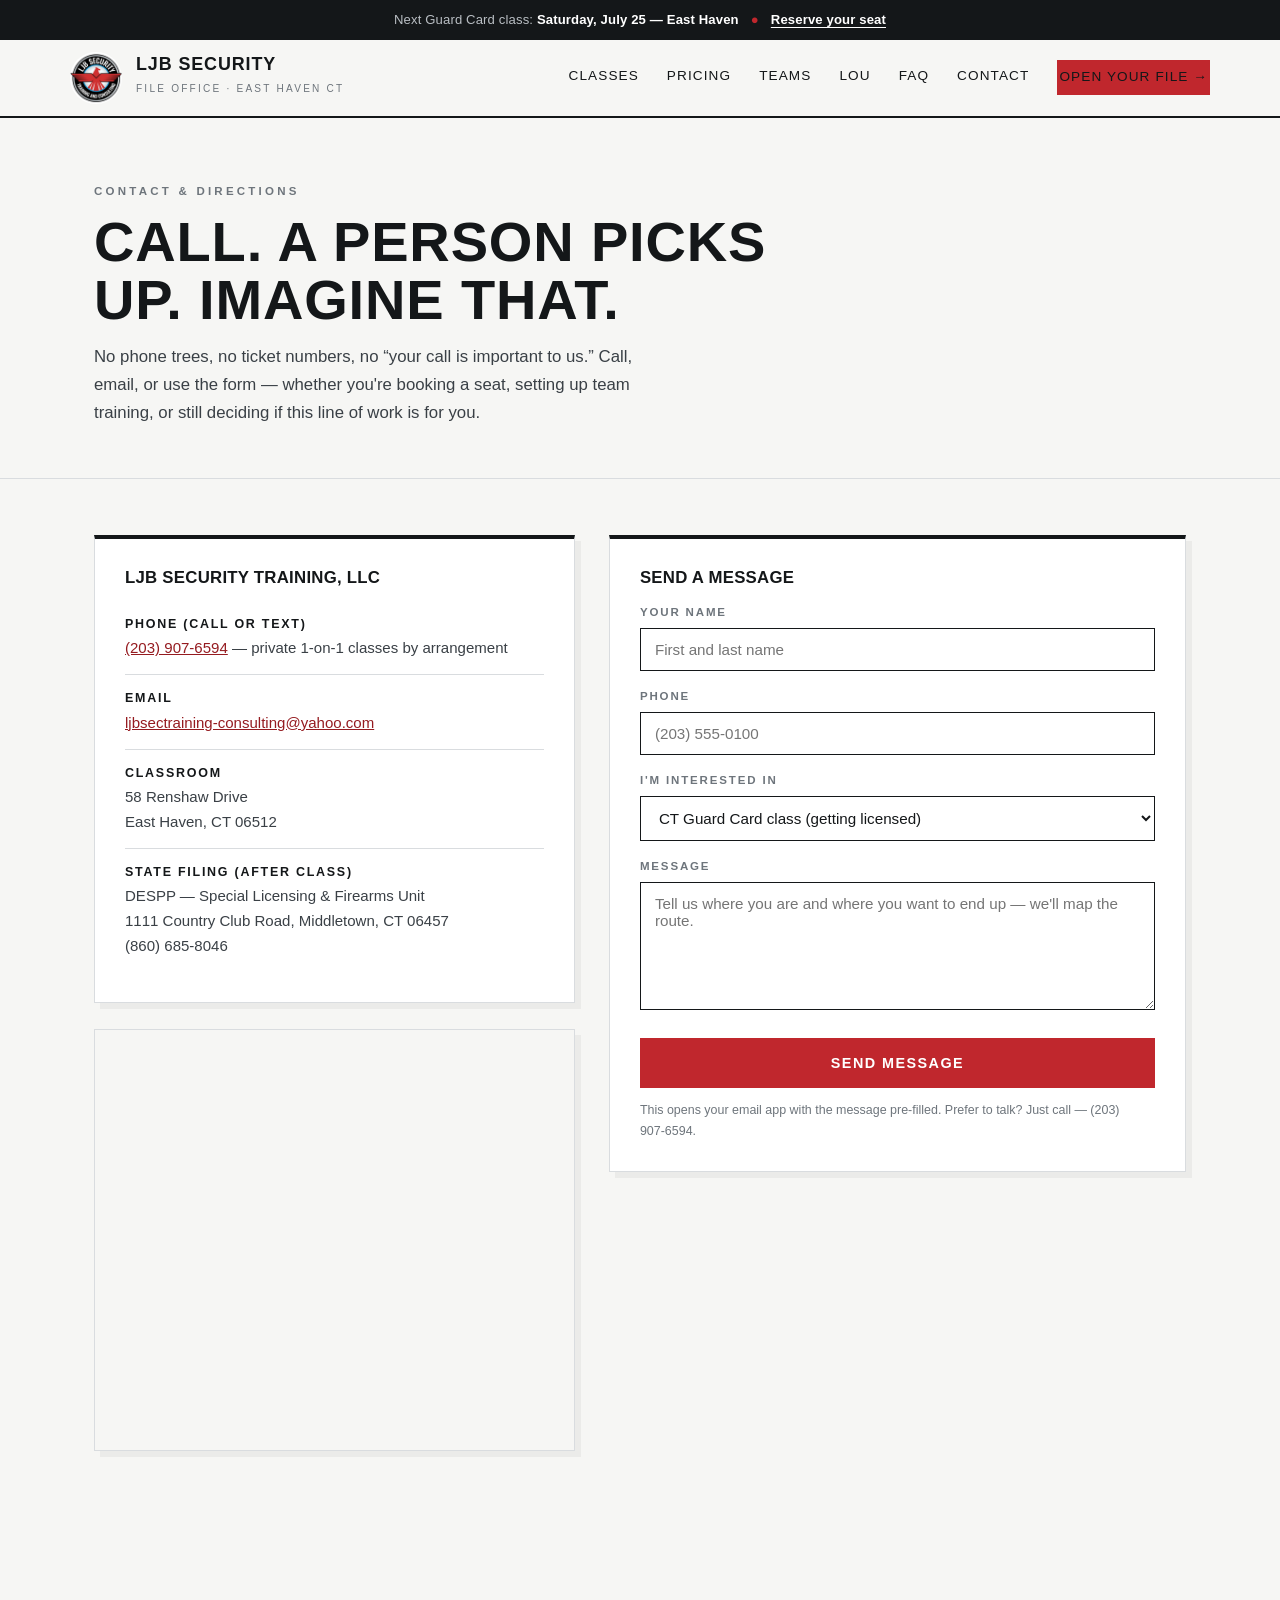
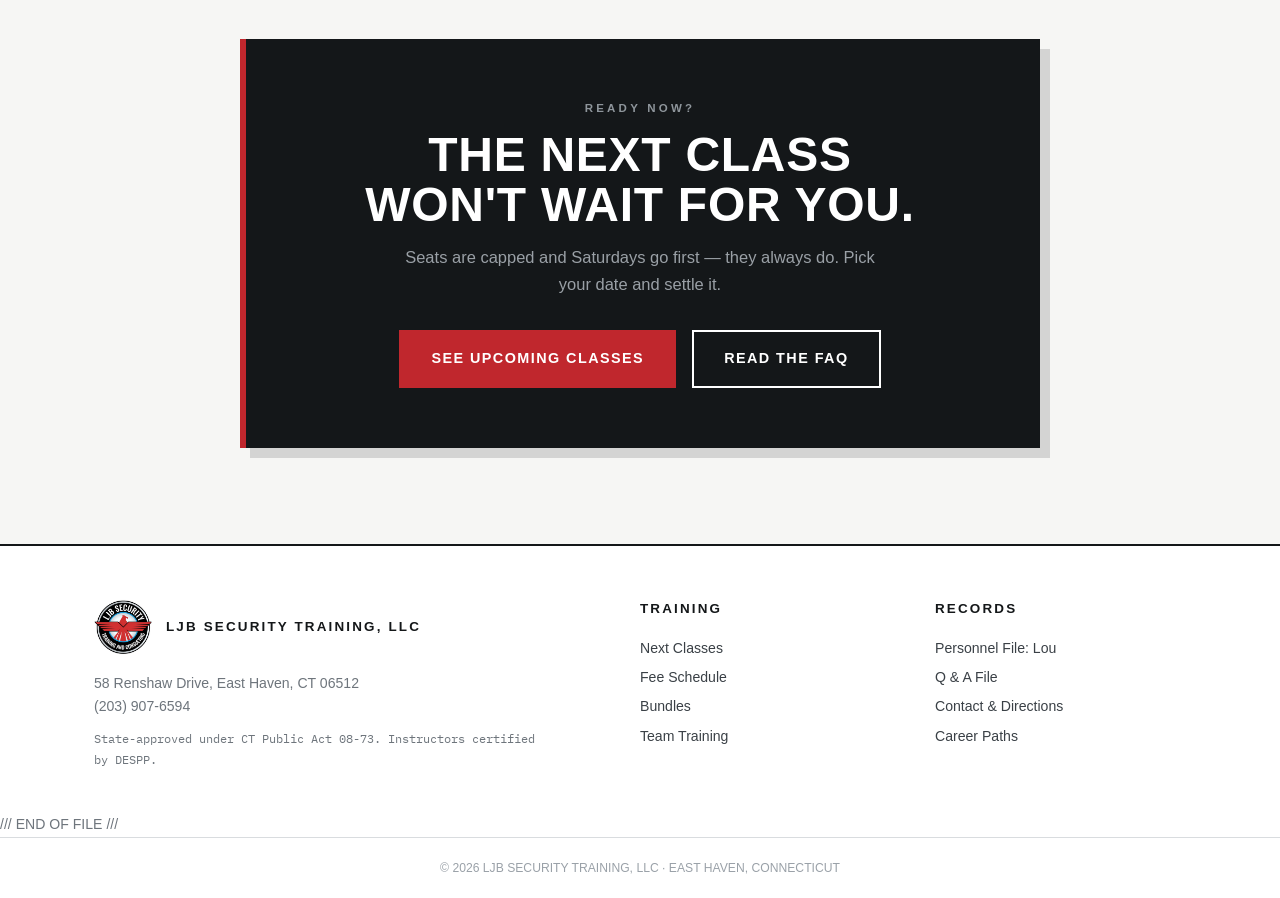
<file: index.html>
<!DOCTYPE html>
<html lang="en">
<head>
<meta charset="UTF-8">
<meta name="viewport" content="width=device-width, initial-scale=1.0">
<title>Contact & Directions — LJB Security Training</title>
<meta name="description" content="Call (203) 907-6594, email, or visit LJB Security Training at 58 Renshaw Drive, East Haven CT. Map, directions, and contact form.">
<link rel="preconnect" href="https://fonts.googleapis.com">
<link href="https://fonts.googleapis.com/css2?family=Allerta+Stencil&family=IBM+Plex+Mono:wght@400;600;700&family=IBM+Plex+Sans:ital,wght@0,400;0,600;0,700;1,400&display=swap" rel="stylesheet">
<link rel="stylesheet" href="css/styles.css">
</head>
<body>
<div class="strip">Next Guard Card class: <strong>Saturday, July 25 — East Haven</strong><span class="dot">●</span><a href="index.html#classes">Reserve your seat</a></div>
<nav>
  <div class="wrap navrow">
    <a class="logo" href="index.html">
      <img src="img/logo.png" alt="LJB Security Training and Consulting">
      <div><b>LJB Security</b><span>File Office · East Haven CT</span></div>
    </a>
    <button class="menu-btn" aria-expanded="false" aria-controls="navlinks" onclick="const n=document.getElementById('navlinks');const o=n.classList.toggle('open');this.setAttribute('aria-expanded',o)">Menu ≡</button>
    <div class="navlinks" id="navlinks">
      <a href="index.html#classes">Classes</a>
      <a href="training.html">Pricing</a>
      <a href="training.html#tracks">Teams</a>
      <a href="about.html">Lou</a>
      <a href="faq.html">FAQ</a>
      <a href="contact.html">Contact</a>
      <a href="index.html#classes" class="btn">Open Your File →</a>
    </div>
  </div>
</nav>
<header class="pagehero">
  <div class="wrap">
    <span class="eyebrow">Contact &amp; Directions</span>
    <h1>Call. A person picks up. Imagine&nbsp;that.</h1>
    <p>No phone trees, no ticket numbers, no “your call is important to us.” Call, email, or use the form — whether you're booking a seat, setting up team training, or still deciding if this line of work is for&nbsp;you.</p>
  </div>
</header>

<section class="band" style="padding-top:56px">
  <div class="wrap contactgrid">
    <div>
      <div class="ccard rv">
        <h3>LJB Security Training, LLC</h3>
        <div class="crow"><div class="ic">☎</div><div><b>Phone (call or text)</b><a href="tel:2039076594">(203) 907-6594</a> — private 1-on-1 classes by arrangement</div></div>
        <div class="crow"><div class="ic">✉</div><div><b>Email</b><a href="mailto:ljbsectraining-consulting@yahoo.com">ljbsectraining-consulting@yahoo.com</a></div></div>
        <div class="crow"><div class="ic">⌂</div><div><b>Classroom</b>58 Renshaw Drive<br>East Haven, CT 06512</div></div>
        <div class="crow"><div class="ic">★</div><div><b>State filing (after class)</b>DESPP — Special Licensing &amp; Firearms Unit<br>1111 Country Club Road, Middletown, CT 06457<br>(860) 685-8046</div></div>
      </div>
      <div class="mapframe rv d1" style="margin-top:26px">
        <iframe title="Map to LJB Security Training, 58 Renshaw Drive, East Haven CT" src="https://maps.google.com/maps?q=58%20Renshaw%20Drive%2C%20East%20Haven%2C%20CT%2006512&t=&z=13&ie=UTF8&iwloc=&output=embed" loading="lazy" referrerpolicy="no-referrer-when-downgrade"></iframe>
      </div>
    </div>
    <div class="ccard rv d1">
      <h3>Send a message</h3>
      <form class="cform" action="mailto:ljbsectraining-consulting@yahoo.com" method="get" enctype="text/plain">
        <label for="cname">Your name</label>
        <input id="cname" name="subject" type="text" placeholder="First and last name" required>
        <label for="cphone">Phone</label>
        <input id="cphone" type="tel" placeholder="(203) 555-0100">
        <label for="ctopic">I'm interested in</label>
        <select id="ctopic">
          <option>CT Guard Card class (getting licensed)</option>
          <option>A bundle / multiple classes</option>
          <option>Armed track (pistol permit / Blue Card)</option>
          <option>Team or organizational training</option>
          <option>Security consulting</option>
          <option>Something else</option>
        </select>
        <label for="cmsg">Message</label>
        <textarea id="cmsg" name="body" rows="6" placeholder="Tell us where you are and where you want to end up — we'll map the route." required></textarea>
        <button class="btn" type="submit">Send Message</button>
        <p style="font-size:.78rem;color:var(--gray);margin-top:12px">This opens your email app with the message pre-filled. Prefer to talk? Just call — (203) 907-6594.</p>
      </form>
    </div>
  </div>
</section>

<section class="final">
    <div class="finalglass rv">
      <span class="eyebrow">Ready now?</span>
      <h2>The next class won't wait for&nbsp;you.</h2>
      <p>Seats are capped and Saturdays go first — they always do. Pick your date and settle&nbsp;it.</p>
      <div class="ctas">
        <a class="btn" href="index.html#classes">See Upcoming Classes</a>
        <a class="btn line" href="faq.html">Read the FAQ</a>
      </div>
    </div>
</section>
<footer class="site">
  <div class="wrap fgrid">
    <div>
      <div class="flogo">
        <img src="img/logo.png" alt="LJB Security Training and Consulting badge">
        <h4 style="margin:0">LJB Security Training, LLC</h4>
      </div>
      <p>58 Renshaw Drive, East Haven, CT 06512<br>(203) 907-6594</p>
      <p style="margin-top:10px;font-size:.78rem;font-family:'IBM Plex Mono',monospace">State-approved under CT Public Act 08-73. Instructors certified by DESPP.</p>
    </div>
    <div>
      <h4>Training</h4>
      <a href="index.html#classes">Next Classes</a>
      <a href="training.html">Fee Schedule</a>
      <a href="training.html#bundles">Bundles</a>
      <a href="training.html#tracks">Team Training</a>
    </div>
    <div>
      <h4>Records</h4>
      <a href="about.html">Personnel File: Lou</a>
      <a href="faq.html">Q &amp; A File</a>
      <a href="contact.html">Contact &amp; Directions</a>
      <a href="training.html#paths">Career Paths</a>
    </div>
  </div>
  <div class="bigmark">/// END OF FILE ///</div>
  <div class="copyright"><div class="wrap">© 2026 LJB SECURITY TRAINING, LLC · EAST HAVEN, CONNECTICUT</div></div>
</footer>
<script>
const io = new IntersectionObserver(es=>{es.forEach(e=>{if(e.isIntersecting){e.target.classList.add('on');io.unobserve(e.target)}})},{threshold:.12});
document.querySelectorAll('.rv').forEach(el=>io.observe(el));
if(!window.matchMedia('(prefers-reduced-motion: reduce)').matches){
  const wings=[...document.querySelectorAll('.wing')];
  let ticking=false;
  addEventListener('scroll',()=>{
    if(ticking)return;ticking=true;
    requestAnimationFrame(()=>{
      const y=scrollY;
      wings.forEach(w=>{w.style.transform=`translateY(${-y*parseFloat(w.dataset.depth)}px)`});
      ticking=false;
    });
  },{passive:true});
}
</script>
</body>
</html>
</file>
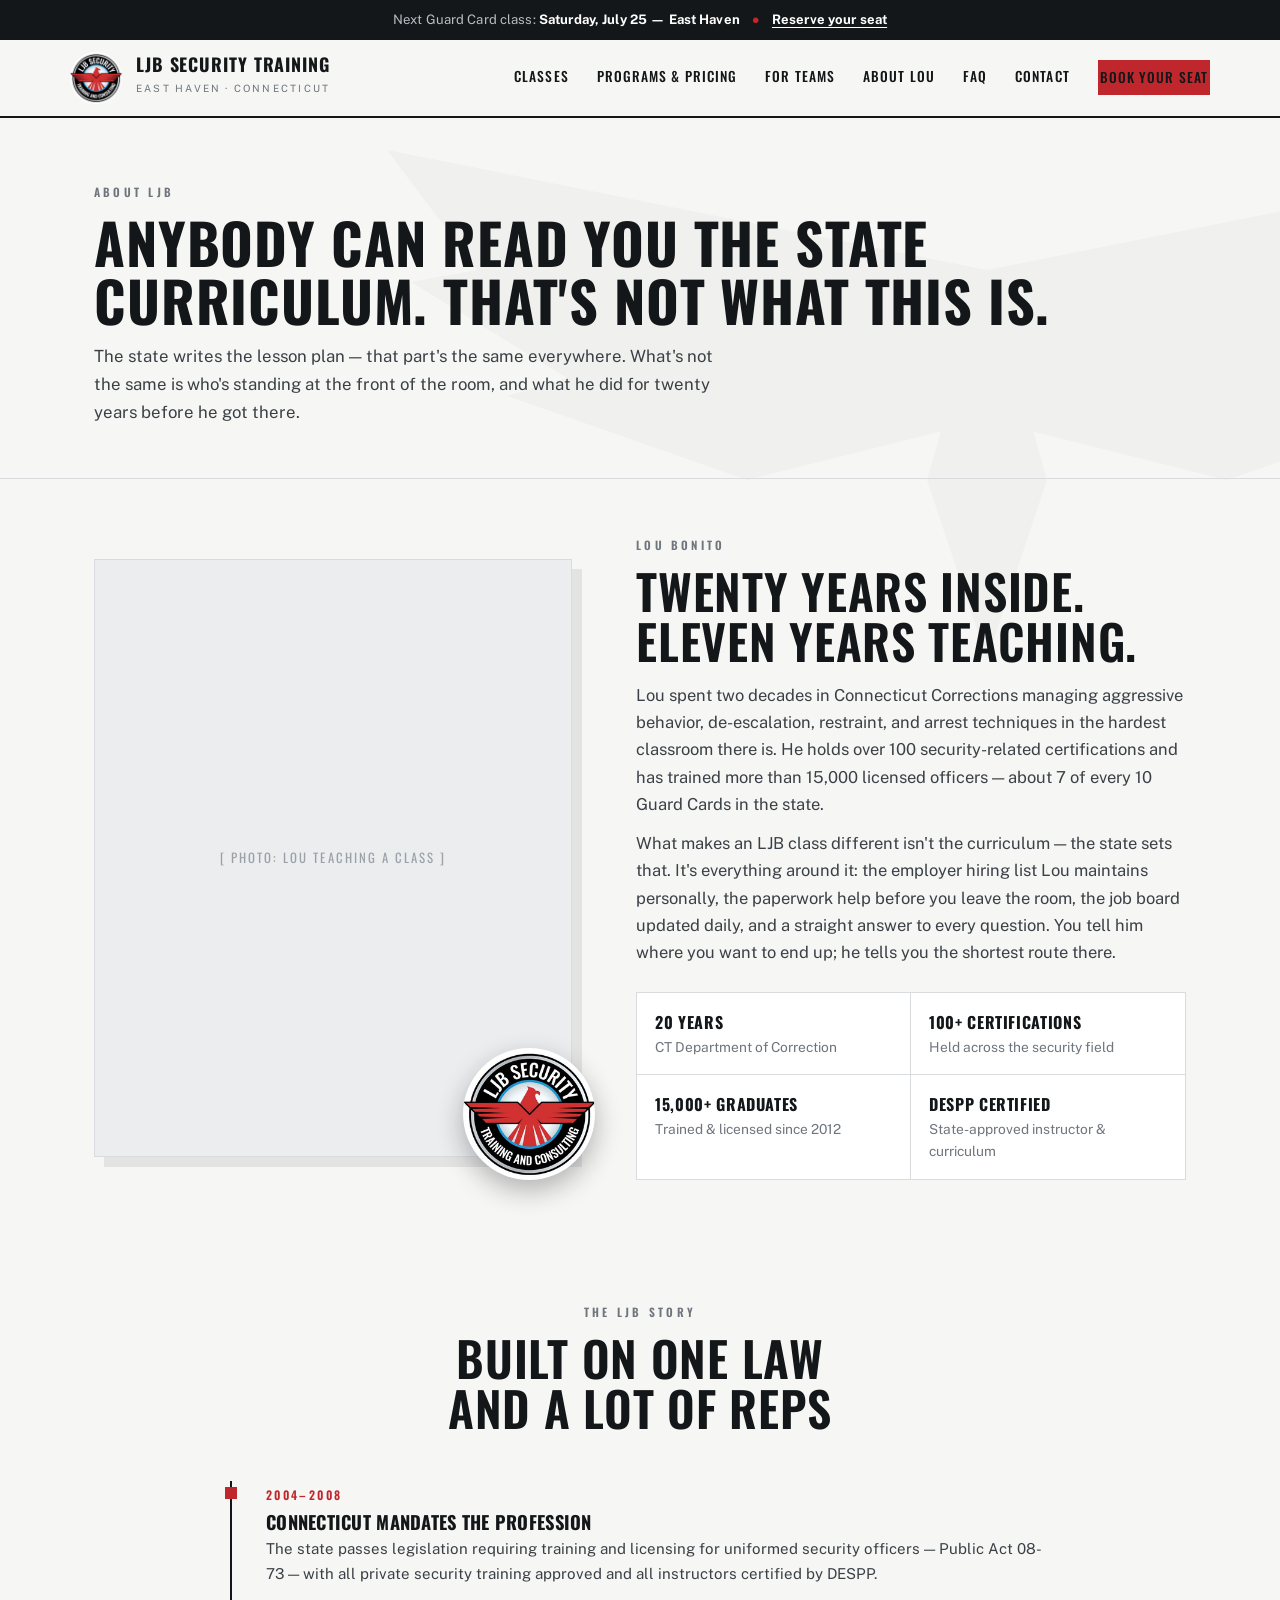
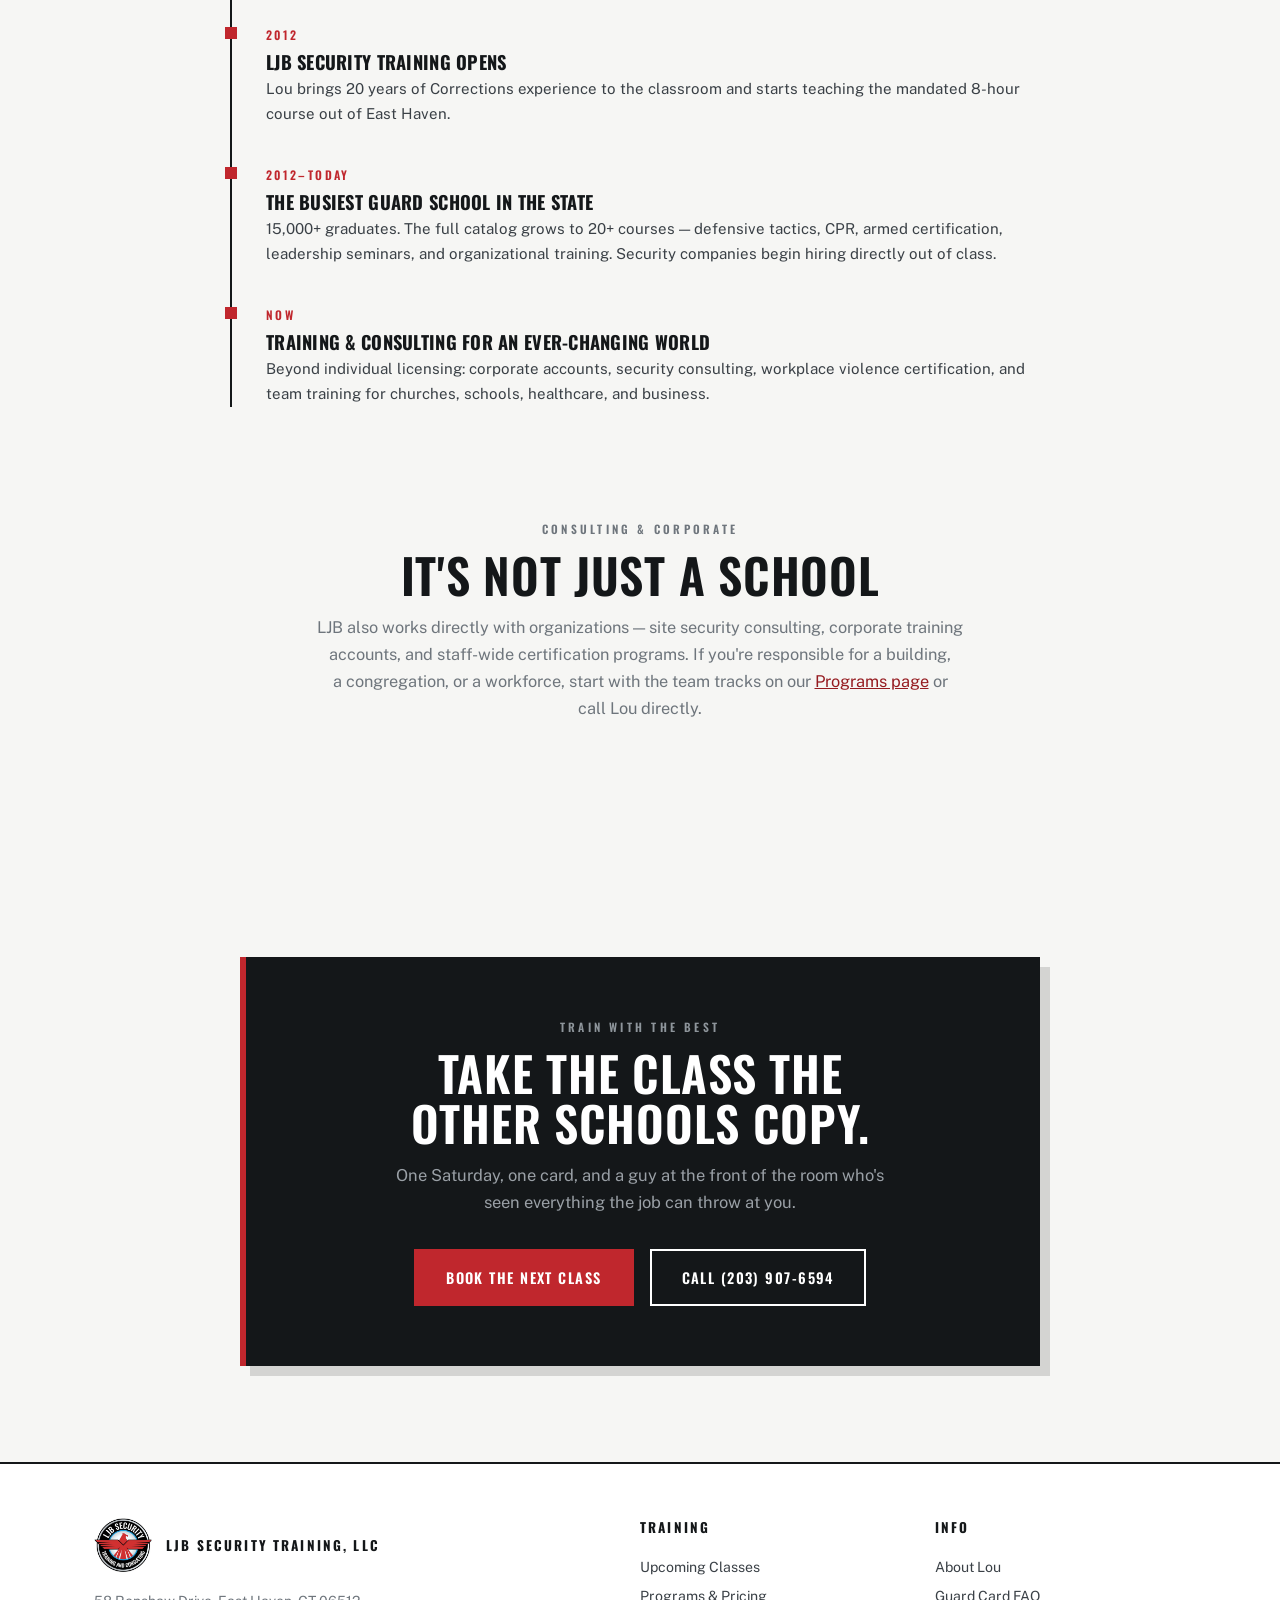
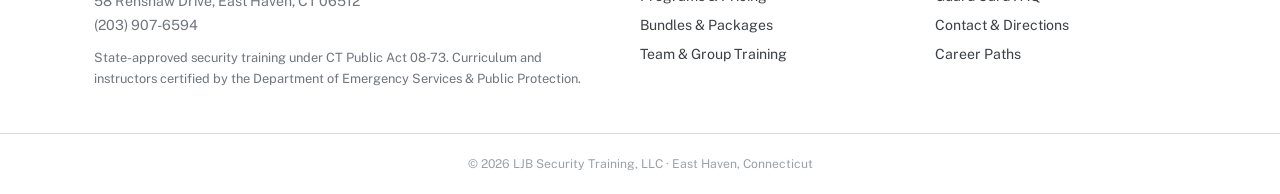
<file: about.html>
<!DOCTYPE html>
<html lang="en">
<head>
<meta charset="UTF-8">
<meta name="viewport" content="width=device-width, initial-scale=1.0">
<title>About Lou Bonito — LJB Security Training</title>
<meta name="description" content="20 years in CT Corrections. 100+ certifications. 15,000+ officers trained. Meet the instructor behind Connecticut's busiest guard school.">
<link rel="preconnect" href="https://fonts.googleapis.com">
<link href="https://fonts.googleapis.com/css2?family=Oswald:wght@400;500;600;700&family=Public+Sans:ital,wght@0,400;0,500;0,600;0,700;1,400&display=swap" rel="stylesheet">
<link rel="stylesheet" href="css/styles.css">
</head>
<body>
<div class="atmosphere" aria-hidden="true">
  <svg class="wing far" data-depth="0.03" viewBox="0 0 400 200" xmlns="http://www.w3.org/2000/svg"><polygon points="200,60 0,20 30,60 8,64 60,96 40,102 120,130 200,110"/><polygon points="200,60 400,20 370,60 392,64 340,96 360,102 280,130 200,110"/><polygon points="200,60 180,130 200,190 220,130"/></svg>
  <svg class="wing mid red" data-depth="0.06" viewBox="0 0 400 200" xmlns="http://www.w3.org/2000/svg"><polygon points="200,60 0,20 30,60 8,64 60,96 40,102 120,130 200,110"/><polygon points="200,60 400,20 370,60 392,64 340,96 360,102 280,130 200,110"/><polygon points="200,60 180,130 200,190 220,130"/></svg>
  <svg class="wing near" data-depth="0.1" viewBox="0 0 400 200" xmlns="http://www.w3.org/2000/svg"><polygon points="200,60 0,20 30,60 8,64 60,96 40,102 120,130 200,110"/><polygon points="200,60 400,20 370,60 392,64 340,96 360,102 280,130 200,110"/><polygon points="200,60 180,130 200,190 220,130"/></svg>
</div>
<div class="strip">Next Guard Card class: <strong>Saturday, July 25 — East Haven</strong><span class="dot">●</span><a href="index.html#classes">Reserve your seat</a></div>
<nav>
  <div class="wrap navrow">
    <a class="logo" href="index.html">
      <img src="img/logo.png" alt="LJB Security Training and Consulting">
      <div><b>LJB Security Training</b><span>East Haven · Connecticut</span></div>
    </a>
    <button class="menu-btn" aria-expanded="false" aria-controls="navlinks" onclick="const n=document.getElementById('navlinks');const o=n.classList.toggle('open');this.setAttribute('aria-expanded',o)">Menu ☰</button>
    <div class="navlinks" id="navlinks">
      <a href="index.html#classes">Classes</a>
      <a href="training.html">Programs &amp; Pricing</a>
      <a href="training.html#tracks">For Teams</a>
      <a href="about.html">About Lou</a>
      <a href="faq.html">FAQ</a>
      <a href="contact.html">Contact</a>
      <a href="index.html#classes" class="btn">Book Your Seat</a>
    </div>
  </div>
</nav>
<header class="pagehero">
  <div class="wrap">
    <span class="eyebrow">About LJB</span>
    <h1>Anybody can read you the state curriculum. That's not what this&nbsp;is.</h1>
    <p>The state writes the lesson plan — that part's the same everywhere. What's not the same is who's standing at the front of the room, and what he did for twenty years before he got&nbsp;there.</p>
  </div>
</header>

<section class="band" style="padding-top:56px">
  <div class="wrap aboutgrid">
    <div class="louframe rv">
      <span>[ Photo: Lou teaching a class ]</span>
      <img class="badgefloat" src="img/logo.png" alt="">
    </div>
    <div class="rv d1">
      <span class="eyebrow">Lou Bonito</span>
      <h2>Twenty years inside. Eleven years&nbsp;teaching.</h2>
      <p style="margin-top:16px">Lou spent two decades in Connecticut Corrections managing aggressive behavior, de-escalation, restraint, and arrest techniques in the hardest classroom there is. He holds over 100 security-related certifications and has trained more than 15,000 licensed officers — about 7 of every 10 Guard Cards in the&nbsp;state.</p>
      <p style="margin-top:12px">What makes an LJB class different isn't the curriculum — the state sets that. It's everything around it: the employer hiring list Lou maintains personally, the paperwork help before you leave the room, the job board updated daily, and a straight answer to every question. You tell him where you want to end up; he tells you the shortest route&nbsp;there.</p>
      <div class="creds">
        <div><b>20 Years</b>CT Department of Correction</div>
        <div><b>100+ Certifications</b>Held across the security field</div>
        <div><b>15,000+ Graduates</b>Trained &amp; licensed since 2012</div>
        <div><b>DESPP Certified</b>State-approved instructor &amp; curriculum</div>
      </div>
    </div>
  </div>
</section>

<section class="band" style="padding-top:30px">
  <div class="wrap">
    <div class="sechead center rv">
      <span class="eyebrow">The LJB Story</span>
      <h2>Built on one law and a lot of&nbsp;reps</h2>
    </div>
    <div class="timeline rv">
      <div class="tl"><span class="when">2004–2008</span><h3>Connecticut mandates the profession</h3><p>The state passes legislation requiring training and licensing for uniformed security officers — Public Act 08-73 — with all private security training approved and all instructors certified by&nbsp;DESPP.</p></div>
      <div class="tl"><span class="when">2012</span><h3>LJB Security Training opens</h3><p>Lou brings 20 years of Corrections experience to the classroom and starts teaching the mandated 8-hour course out of East&nbsp;Haven.</p></div>
      <div class="tl"><span class="when">2012–Today</span><h3>The busiest guard school in the state</h3><p>15,000+ graduates. The full catalog grows to 20+ courses — defensive tactics, CPR, armed certification, leadership seminars, and organizational training. Security companies begin hiring directly out of&nbsp;class.</p></div>
      <div class="tl"><span class="when">Now</span><h3>Training &amp; consulting for an ever-changing world</h3><p>Beyond individual licensing: corporate accounts, security consulting, workplace violence certification, and team training for churches, schools, healthcare, and&nbsp;business.</p></div>
    </div>
  </div>
</section>

<section class="band" style="padding-top:20px">
  <div class="wrap">
    <div class="sechead center rv">
      <span class="eyebrow">Consulting &amp; Corporate</span>
      <h2>It's not just a school</h2>
      <p>LJB also works directly with organizations — site security consulting, corporate training accounts, and staff-wide certification programs. If you're responsible for a building, a congregation, or a workforce, start with the team tracks on our <a href="training.html#tracks">Programs page</a> or call Lou&nbsp;directly.</p>
    </div>
  </div>
</section>

<section class="final">
  <div class="wrap">
    <div class="finalglass rv">
      <span class="eyebrow">Train with the best</span>
      <h2>Take the class the other schools&nbsp;copy.</h2>
      <p>One Saturday, one card, and a guy at the front of the room who's seen everything the job can throw at&nbsp;you.</p>
      <div class="ctas">
        <a class="btn" href="index.html#classes">Book the Next Class</a>
        <a class="btn line" href="tel:2039076594">Call (203) 907-6594</a>
      </div>
    </div>
  </div>
</section>
<footer class="site">
  <div class="wrap fgrid">
    <div>
      <div class="flogo">
        <img src="img/logo.png" alt="LJB Security Training and Consulting badge">
        <h4 style="margin:0">LJB Security Training, LLC</h4>
      </div>
      <p>58 Renshaw Drive, East Haven, CT 06512<br>(203) 907-6594</p>
      <p style="margin-top:10px;font-size:.8rem">State-approved security training under CT Public Act 08-73. Curriculum and instructors certified by the Department of Emergency Services &amp; Public&nbsp;Protection.</p>
    </div>
    <div>
      <h4>Training</h4>
      <a href="index.html#classes">Upcoming Classes</a>
      <a href="training.html">Programs &amp; Pricing</a>
      <a href="training.html#bundles">Bundles &amp; Packages</a>
      <a href="training.html#tracks">Team &amp; Group Training</a>
    </div>
    <div>
      <h4>Info</h4>
      <a href="about.html">About Lou</a>
      <a href="faq.html">Guard Card FAQ</a>
      <a href="contact.html">Contact &amp; Directions</a>
      <a href="training.html#paths">Career Paths</a>
    </div>
  </div>
  <div class="copyright"><div class="wrap">© 2026 LJB Security Training, LLC · East Haven, Connecticut</div></div>
</footer>
<script>
const io = new IntersectionObserver(es=>{es.forEach(e=>{if(e.isIntersecting){e.target.classList.add('on');io.unobserve(e.target)}})},{threshold:.12});
document.querySelectorAll('.rv').forEach(el=>io.observe(el));
if(!window.matchMedia('(prefers-reduced-motion: reduce)').matches){
  const wings=[...document.querySelectorAll('.wing')];
  let ticking=false;
  addEventListener('scroll',()=>{
    if(ticking)return;ticking=true;
    requestAnimationFrame(()=>{
      const y=scrollY;
      wings.forEach(w=>{w.style.transform=`translateY(${-y*parseFloat(w.dataset.depth)}px)`});
      ticking=false;
    });
  },{passive:true});
}
</script>
</body>
</html>
</file>
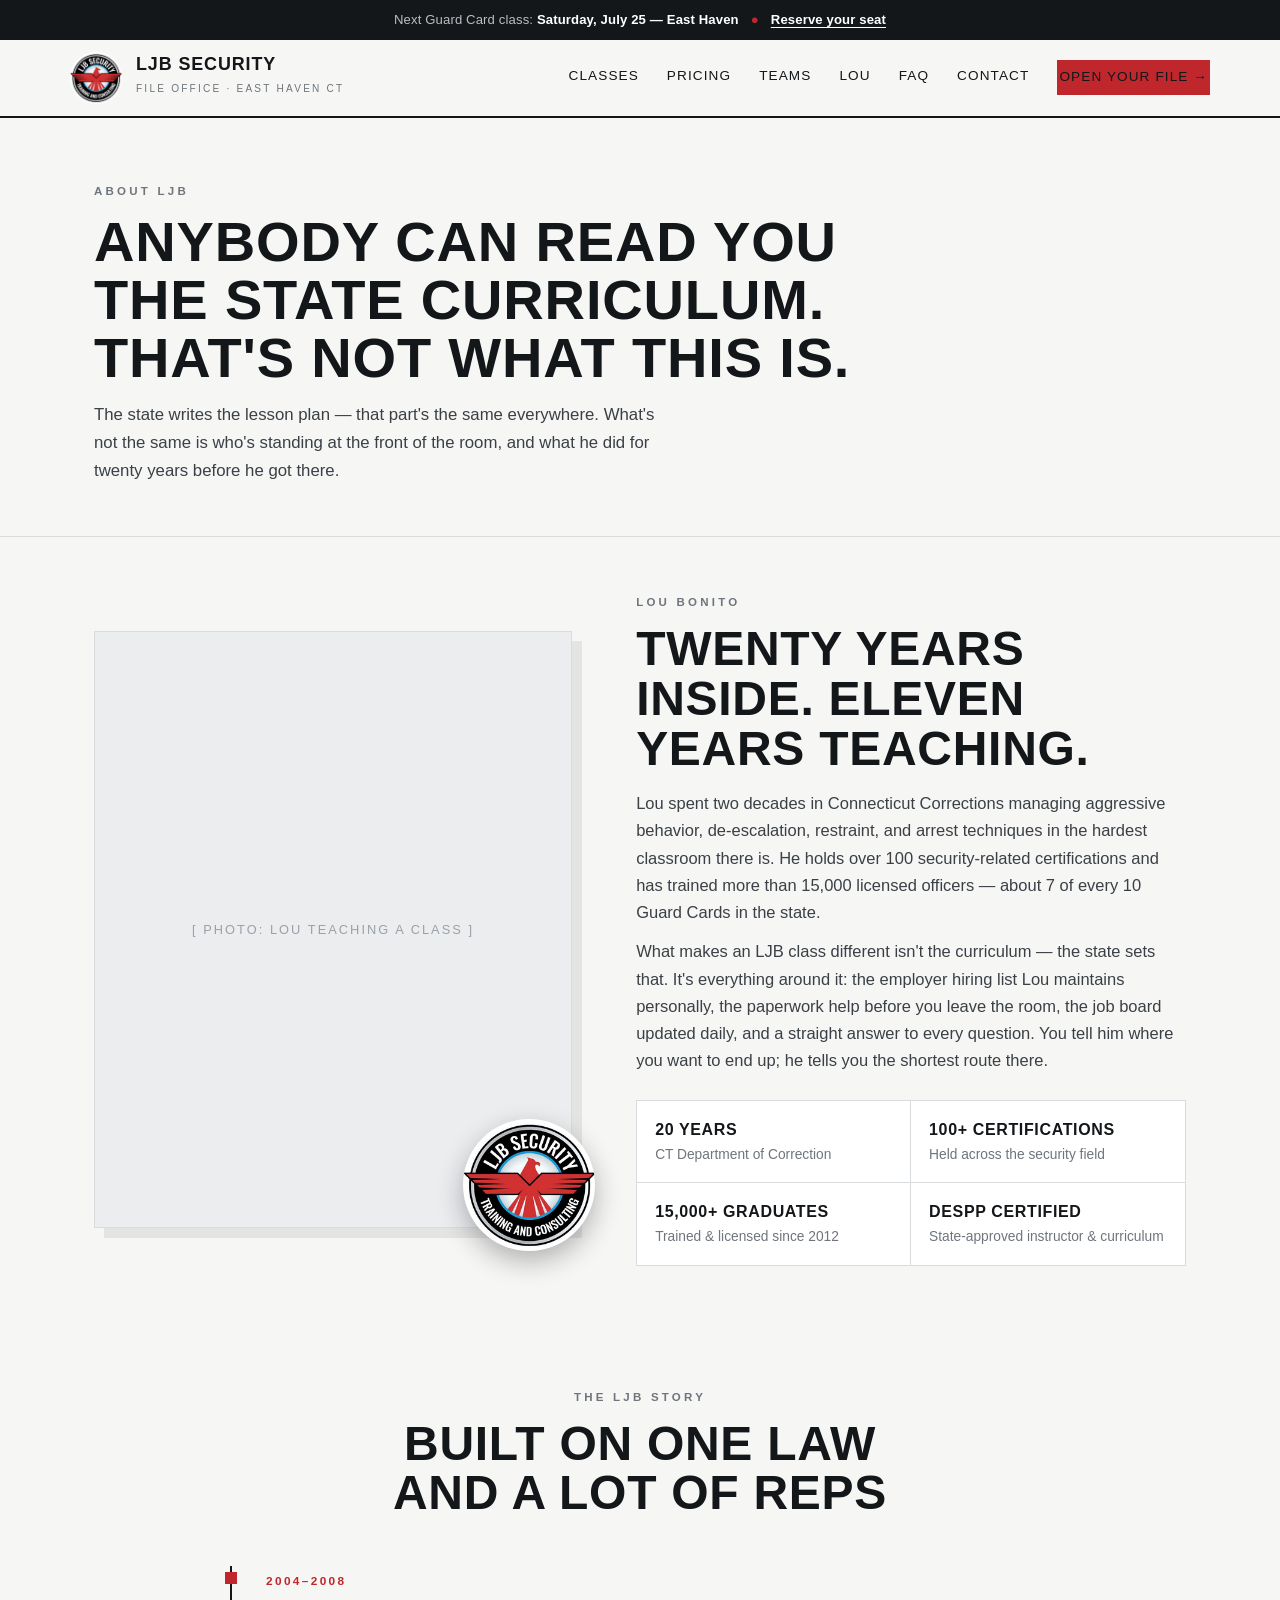
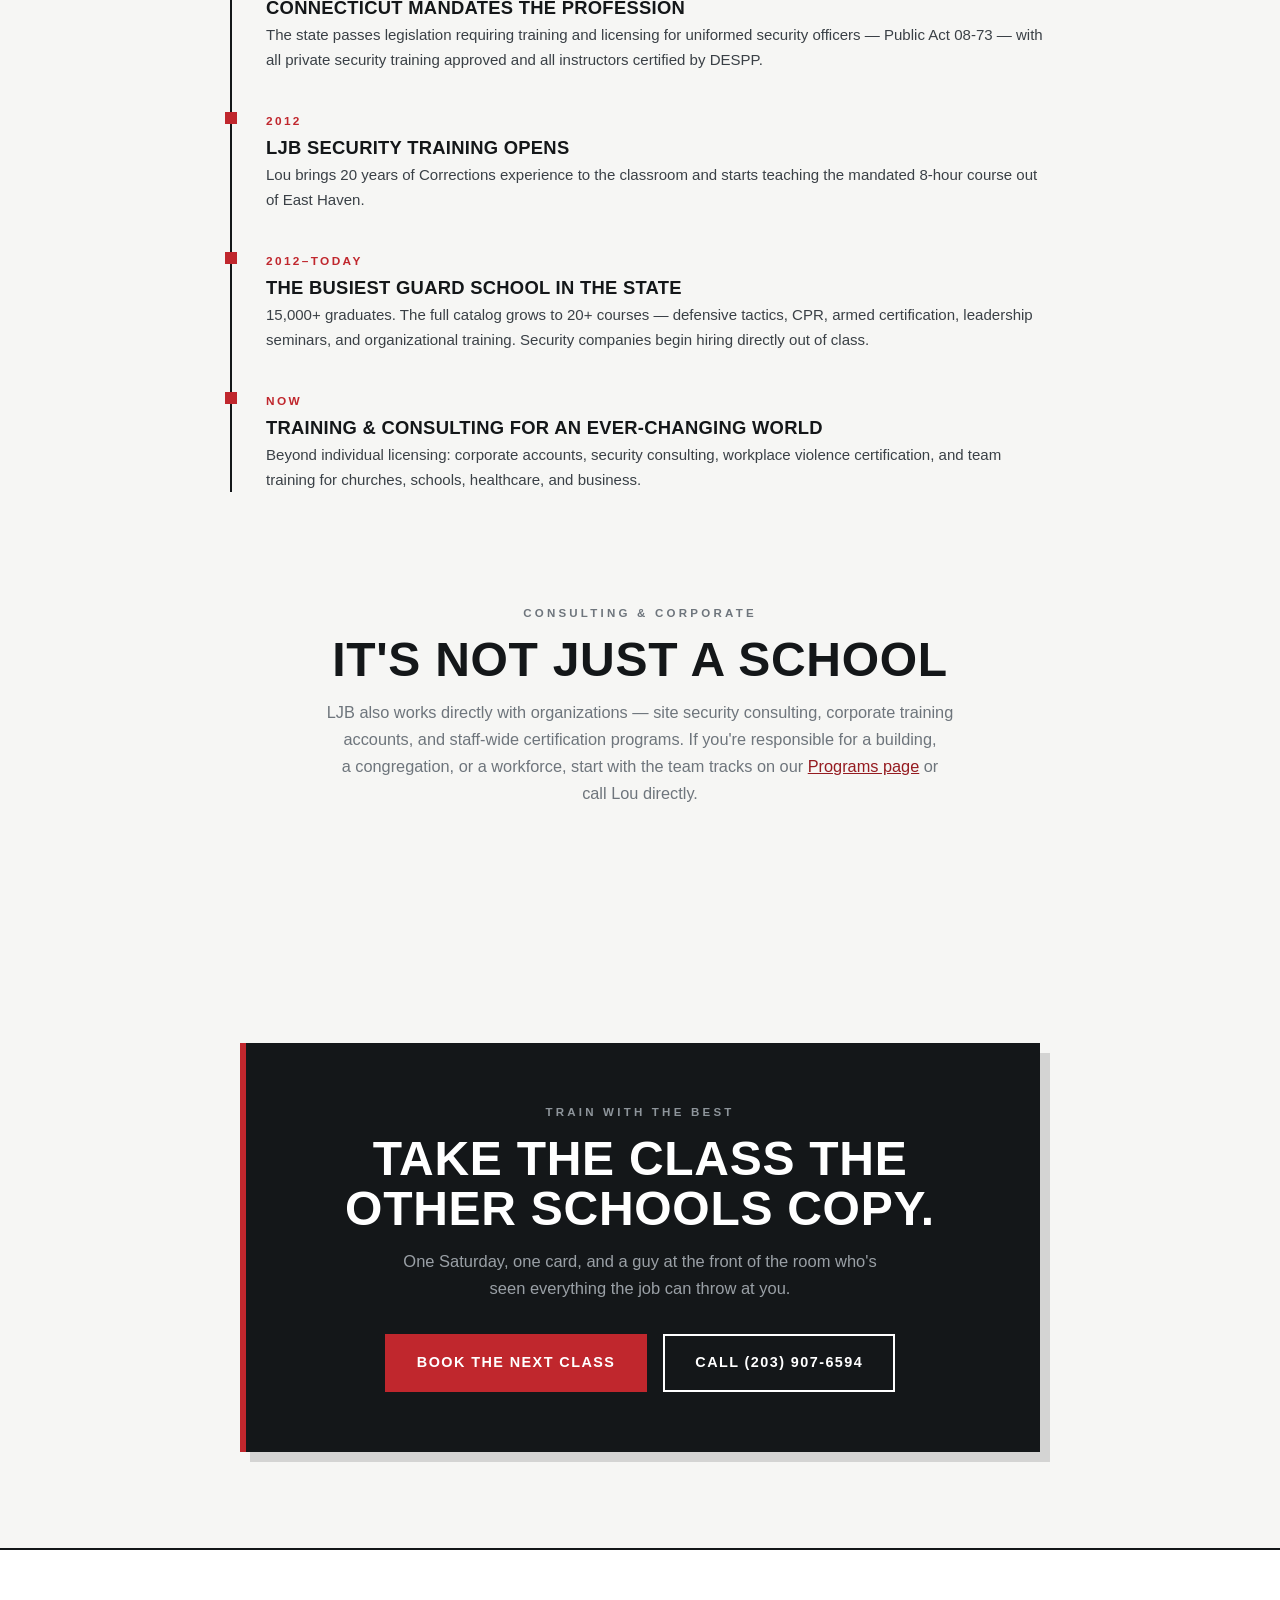
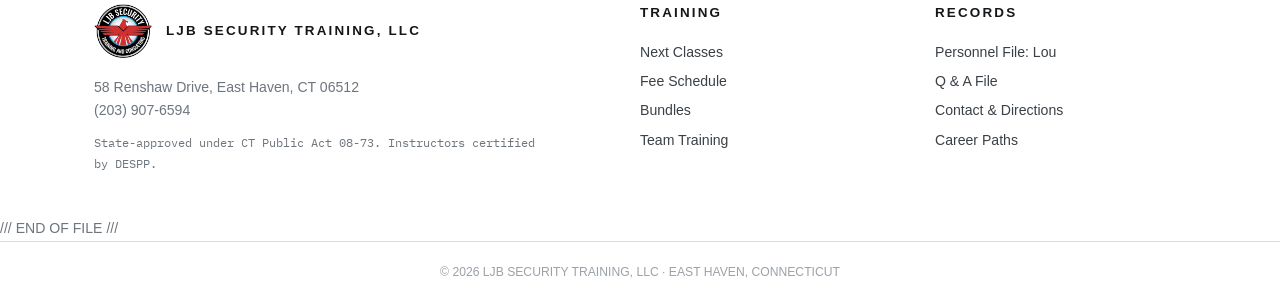
<file: faq.html>
<!DOCTYPE html>
<html lang="en">
<head>
<meta charset="UTF-8">
<meta name="viewport" content="width=device-width, initial-scale=1.0">
<title>About Lou Bonito — LJB Security Training</title>
<meta name="description" content="20 years in CT Corrections. 100+ certifications. 15,000+ officers trained. Meet the instructor behind Connecticut's busiest guard school.">
<link rel="preconnect" href="https://fonts.googleapis.com">
<link href="https://fonts.googleapis.com/css2?family=Allerta+Stencil&family=IBM+Plex+Mono:wght@400;600;700&family=IBM+Plex+Sans:ital,wght@0,400;0,600;0,700;1,400&display=swap" rel="stylesheet">
<link rel="stylesheet" href="css/styles.css">
</head>
<body>
<div class="strip">Next Guard Card class: <strong>Saturday, July 25 — East Haven</strong><span class="dot">●</span><a href="index.html#classes">Reserve your seat</a></div>
<nav>
  <div class="wrap navrow">
    <a class="logo" href="index.html">
      <img src="img/logo.png" alt="LJB Security Training and Consulting">
      <div><b>LJB Security</b><span>File Office · East Haven CT</span></div>
    </a>
    <button class="menu-btn" aria-expanded="false" aria-controls="navlinks" onclick="const n=document.getElementById('navlinks');const o=n.classList.toggle('open');this.setAttribute('aria-expanded',o)">Menu ≡</button>
    <div class="navlinks" id="navlinks">
      <a href="index.html#classes">Classes</a>
      <a href="training.html">Pricing</a>
      <a href="training.html#tracks">Teams</a>
      <a href="about.html">Lou</a>
      <a href="faq.html">FAQ</a>
      <a href="contact.html">Contact</a>
      <a href="index.html#classes" class="btn">Open Your File →</a>
    </div>
  </div>
</nav>
<header class="pagehero">
  <div class="wrap">
    <span class="eyebrow">About LJB</span>
    <h1>Anybody can read you the state curriculum. That's not what this&nbsp;is.</h1>
    <p>The state writes the lesson plan — that part's the same everywhere. What's not the same is who's standing at the front of the room, and what he did for twenty years before he got&nbsp;there.</p>
  </div>
</header>

<section class="band" style="padding-top:56px">
  <div class="wrap aboutgrid">
    <div class="louframe rv">
      <span>[ Photo: Lou teaching a class ]</span>
      <img class="badgefloat" src="img/logo.png" alt="">
    </div>
    <div class="rv d1">
      <span class="eyebrow">Lou Bonito</span>
      <h2>Twenty years inside. Eleven years&nbsp;teaching.</h2>
      <p style="margin-top:16px">Lou spent two decades in Connecticut Corrections managing aggressive behavior, de-escalation, restraint, and arrest techniques in the hardest classroom there is. He holds over 100 security-related certifications and has trained more than 15,000 licensed officers — about 7 of every 10 Guard Cards in the&nbsp;state.</p>
      <p style="margin-top:12px">What makes an LJB class different isn't the curriculum — the state sets that. It's everything around it: the employer hiring list Lou maintains personally, the paperwork help before you leave the room, the job board updated daily, and a straight answer to every question. You tell him where you want to end up; he tells you the shortest route&nbsp;there.</p>
      <div class="creds">
        <div><b>20 Years</b>CT Department of Correction</div>
        <div><b>100+ Certifications</b>Held across the security field</div>
        <div><b>15,000+ Graduates</b>Trained &amp; licensed since 2012</div>
        <div><b>DESPP Certified</b>State-approved instructor &amp; curriculum</div>
      </div>
    </div>
</section>

<section class="band" style="padding-top:30px">
  <div class="wrap">
    <div class="sechead center rv">
      <span class="eyebrow">The LJB Story</span>
      <h2>Built on one law and a lot of&nbsp;reps</h2>
    </div>
    <div class="timeline rv">
      <div class="tl"><span class="when">2004–2008</span><h3>Connecticut mandates the profession</h3><p>The state passes legislation requiring training and licensing for uniformed security officers — Public Act 08-73 — with all private security training approved and all instructors certified by&nbsp;DESPP.</p></div>
      <div class="tl"><span class="when">2012</span><h3>LJB Security Training opens</h3><p>Lou brings 20 years of Corrections experience to the classroom and starts teaching the mandated 8-hour course out of East&nbsp;Haven.</p></div>
      <div class="tl"><span class="when">2012–Today</span><h3>The busiest guard school in the state</h3><p>15,000+ graduates. The full catalog grows to 20+ courses — defensive tactics, CPR, armed certification, leadership seminars, and organizational training. Security companies begin hiring directly out of&nbsp;class.</p></div>
      <div class="tl"><span class="when">Now</span><h3>Training &amp; consulting for an ever-changing world</h3><p>Beyond individual licensing: corporate accounts, security consulting, workplace violence certification, and team training for churches, schools, healthcare, and&nbsp;business.</p></div>
    </div>
  </div>
</section>

<section class="band" style="padding-top:20px">
  <div class="wrap">
    <div class="sechead center rv">
      <span class="eyebrow">Consulting &amp; Corporate</span>
      <h2>It's not just a school</h2>
      <p>LJB also works directly with organizations — site security consulting, corporate training accounts, and staff-wide certification programs. If you're responsible for a building, a congregation, or a workforce, start with the team tracks on our <a href="training.html#tracks">Programs page</a> or call Lou&nbsp;directly.</p>
    </div>
  </div>
</section>

<section class="final">
    <div class="finalglass rv">
      <span class="eyebrow">Train with the best</span>
      <h2>Take the class the other schools&nbsp;copy.</h2>
      <p>One Saturday, one card, and a guy at the front of the room who's seen everything the job can throw at&nbsp;you.</p>
      <div class="ctas">
        <a class="btn" href="index.html#classes">Book the Next Class</a>
        <a class="btn line" href="tel:2039076594">Call (203) 907-6594</a>
      </div>
    </div>
</section>
<footer class="site">
  <div class="wrap fgrid">
    <div>
      <div class="flogo">
        <img src="img/logo.png" alt="LJB Security Training and Consulting badge">
        <h4 style="margin:0">LJB Security Training, LLC</h4>
      </div>
      <p>58 Renshaw Drive, East Haven, CT 06512<br>(203) 907-6594</p>
      <p style="margin-top:10px;font-size:.78rem;font-family:'IBM Plex Mono',monospace">State-approved under CT Public Act 08-73. Instructors certified by DESPP.</p>
    </div>
    <div>
      <h4>Training</h4>
      <a href="index.html#classes">Next Classes</a>
      <a href="training.html">Fee Schedule</a>
      <a href="training.html#bundles">Bundles</a>
      <a href="training.html#tracks">Team Training</a>
    </div>
    <div>
      <h4>Records</h4>
      <a href="about.html">Personnel File: Lou</a>
      <a href="faq.html">Q &amp; A File</a>
      <a href="contact.html">Contact &amp; Directions</a>
      <a href="training.html#paths">Career Paths</a>
    </div>
  </div>
  <div class="bigmark">/// END OF FILE ///</div>
  <div class="copyright"><div class="wrap">© 2026 LJB SECURITY TRAINING, LLC · EAST HAVEN, CONNECTICUT</div></div>
</footer>
<script>
const io = new IntersectionObserver(es=>{es.forEach(e=>{if(e.isIntersecting){e.target.classList.add('on');io.unobserve(e.target)}})},{threshold:.12});
document.querySelectorAll('.rv').forEach(el=>io.observe(el));
if(!window.matchMedia('(prefers-reduced-motion: reduce)').matches){
  const wings=[...document.querySelectorAll('.wing')];
  let ticking=false;
  addEventListener('scroll',()=>{
    if(ticking)return;ticking=true;
    requestAnimationFrame(()=>{
      const y=scrollY;
      wings.forEach(w=>{w.style.transform=`translateY(${-y*parseFloat(w.dataset.depth)}px)`});
      ticking=false;
    });
  },{passive:true});
}
</script>
</body>
</html>
</file>
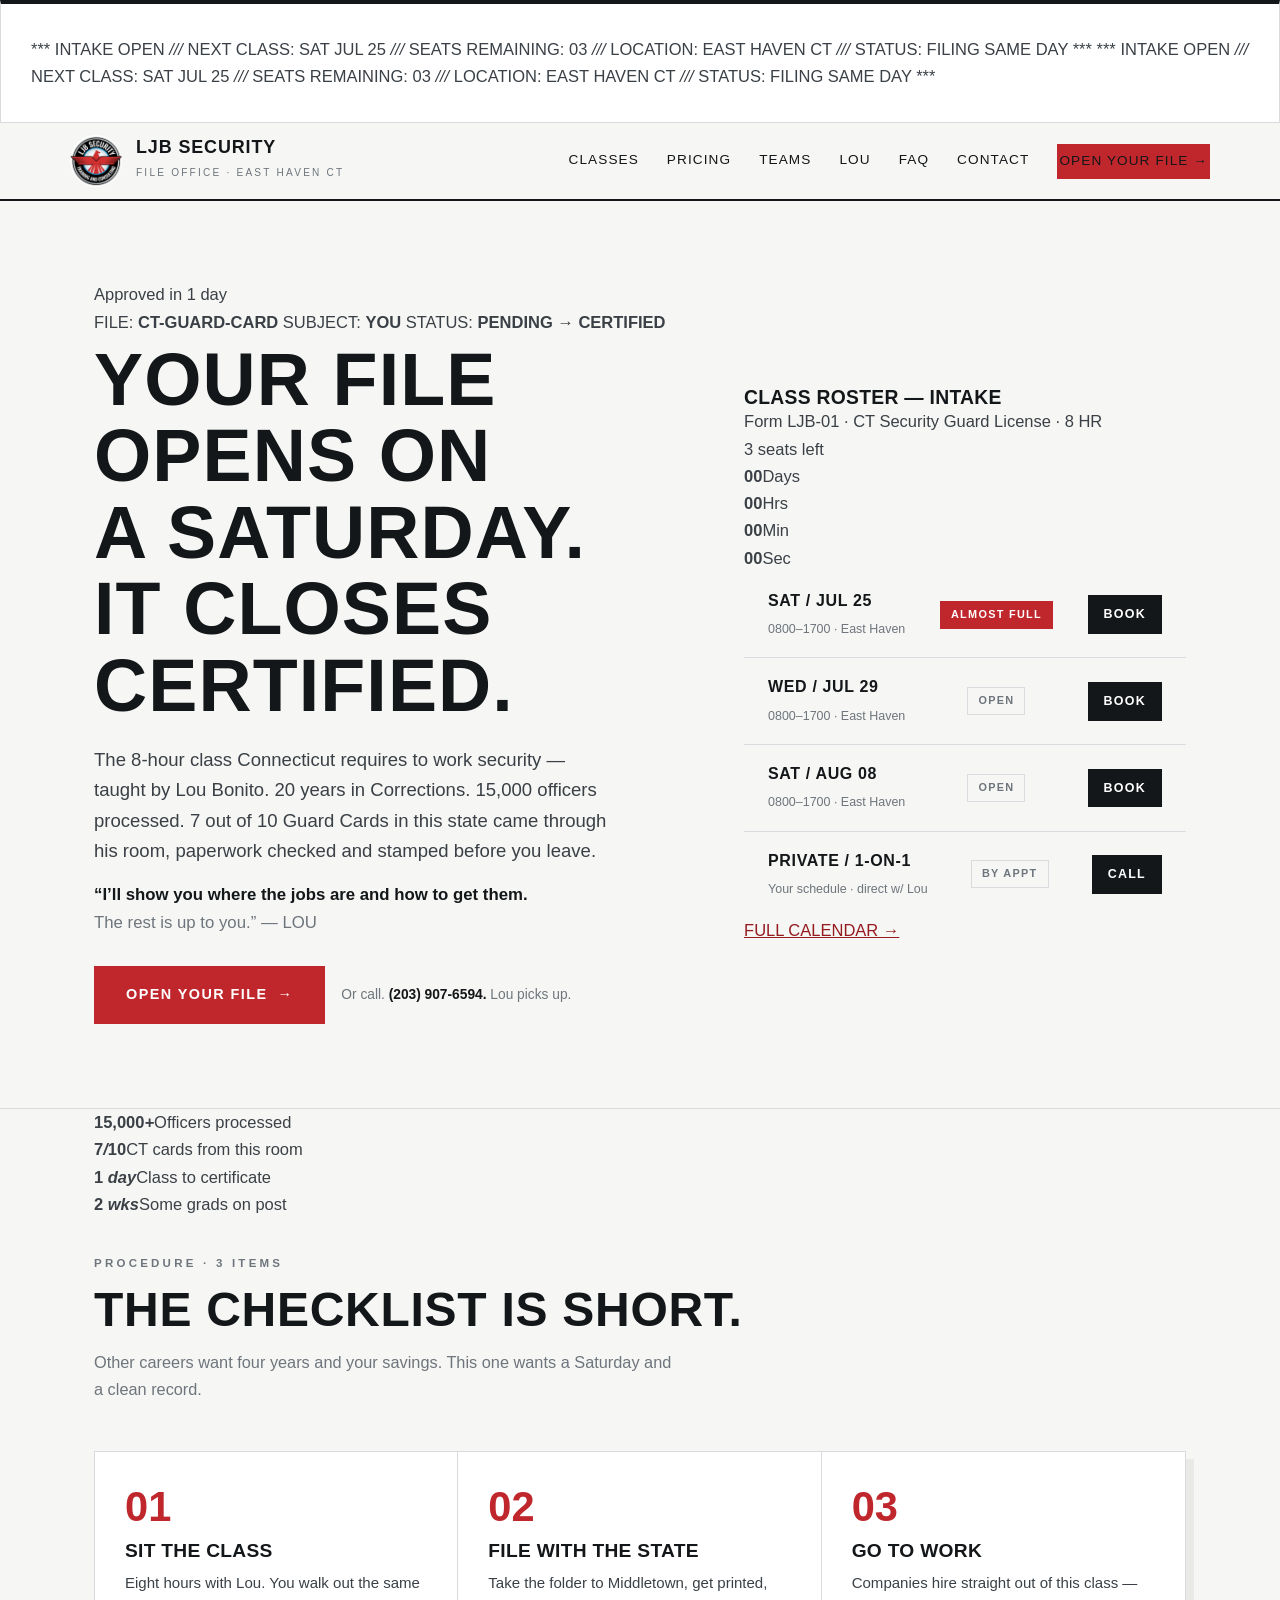
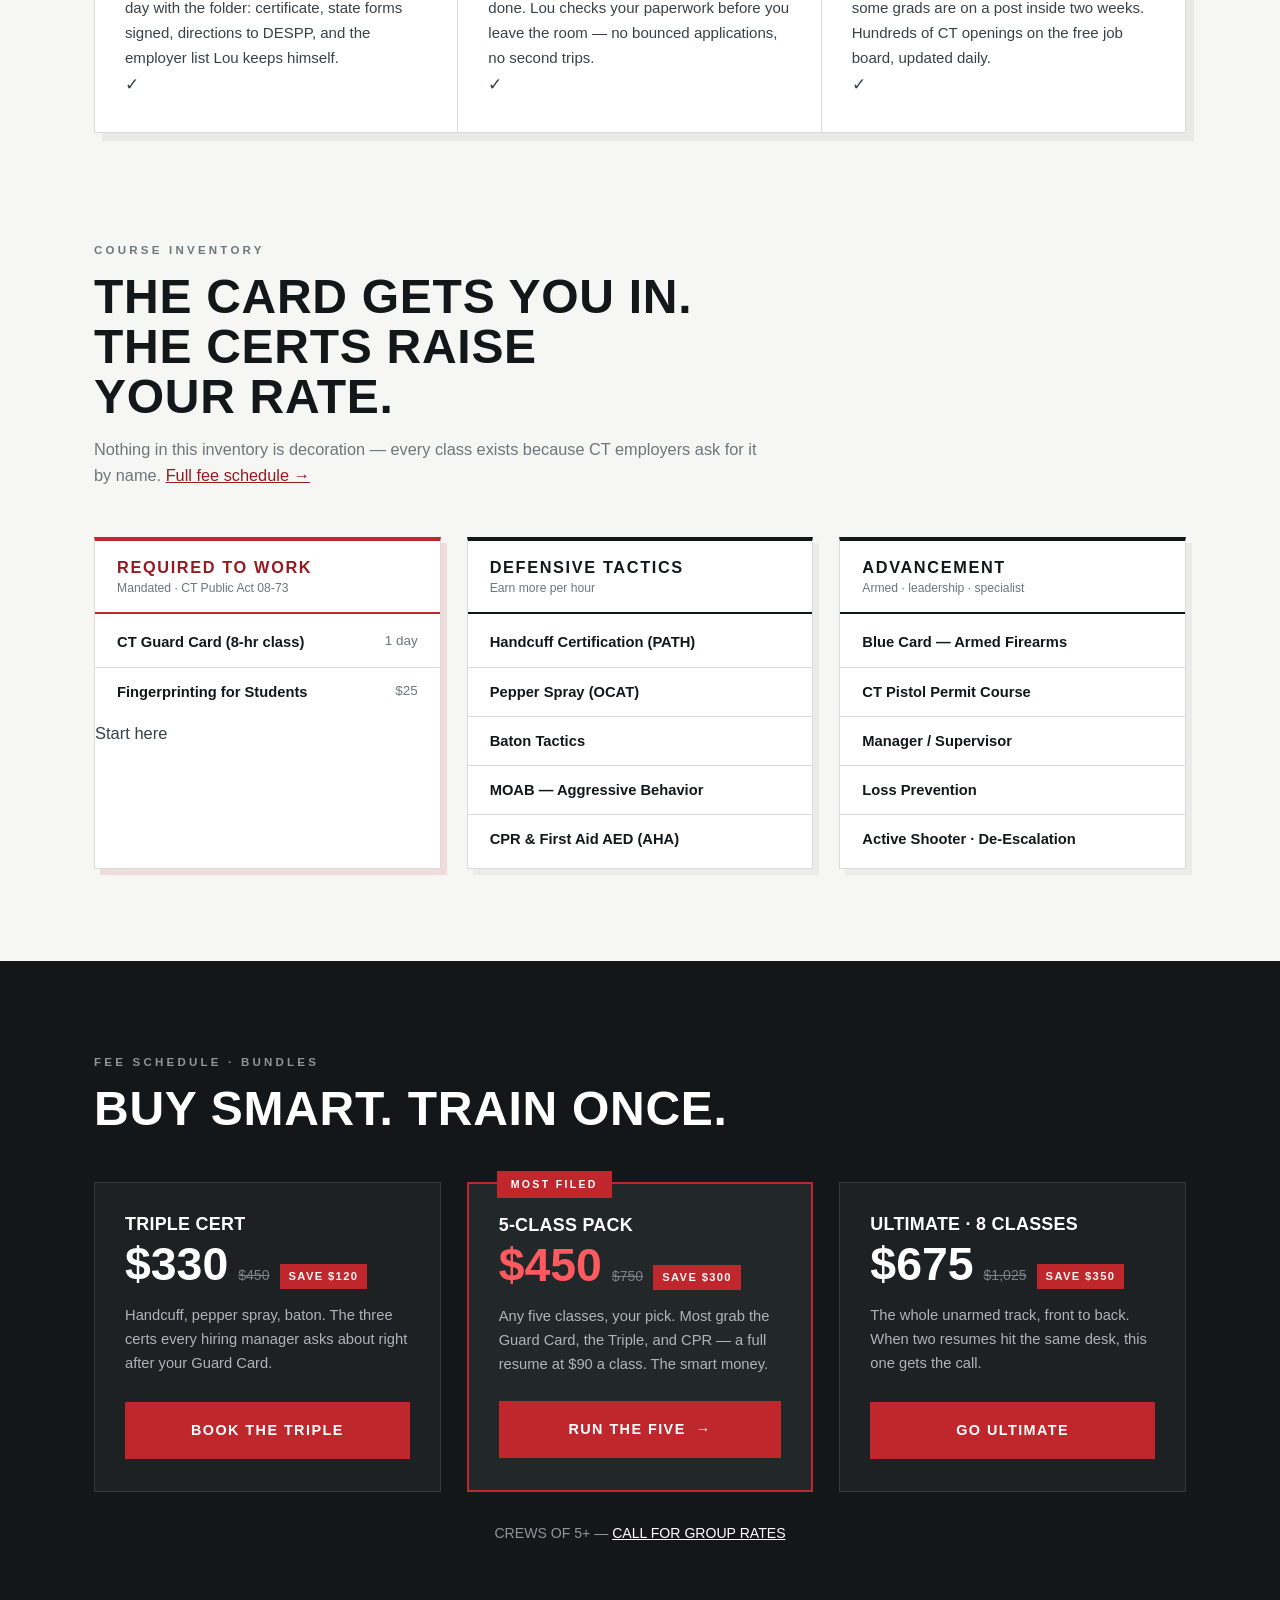
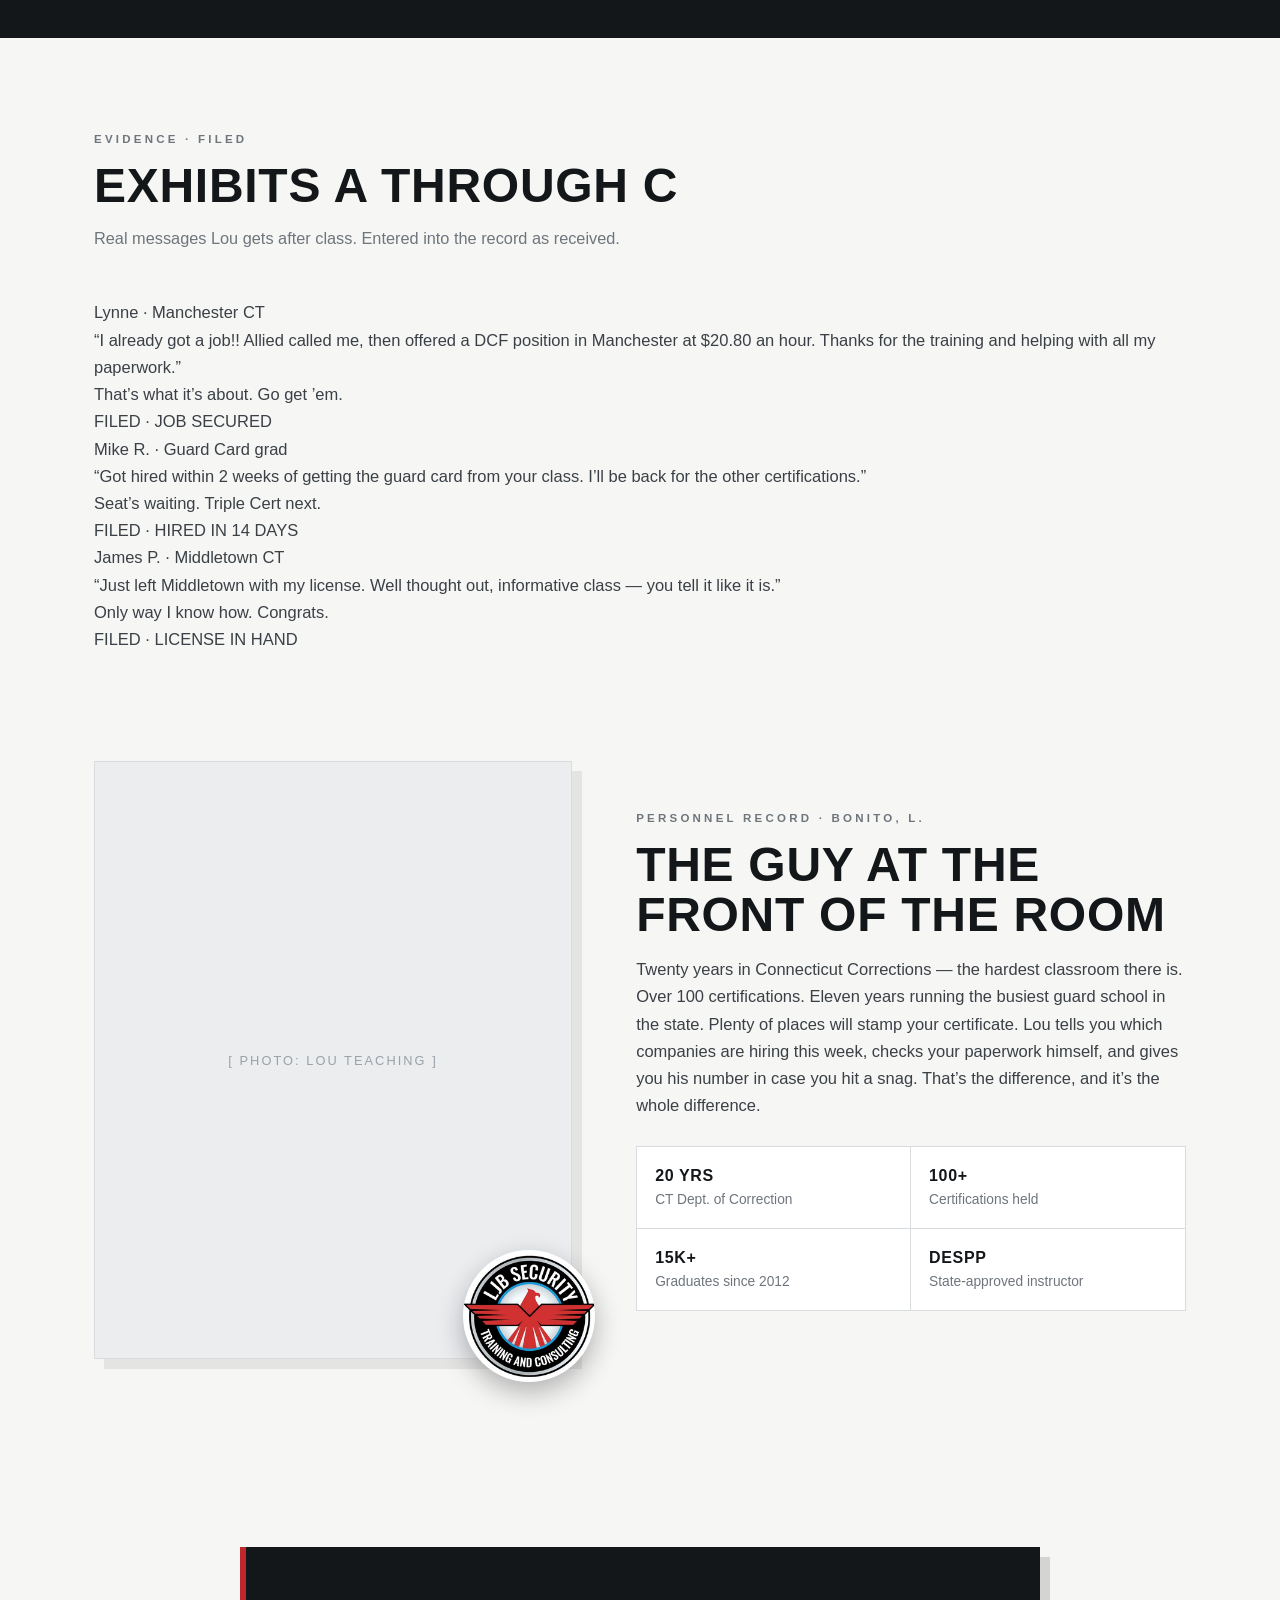
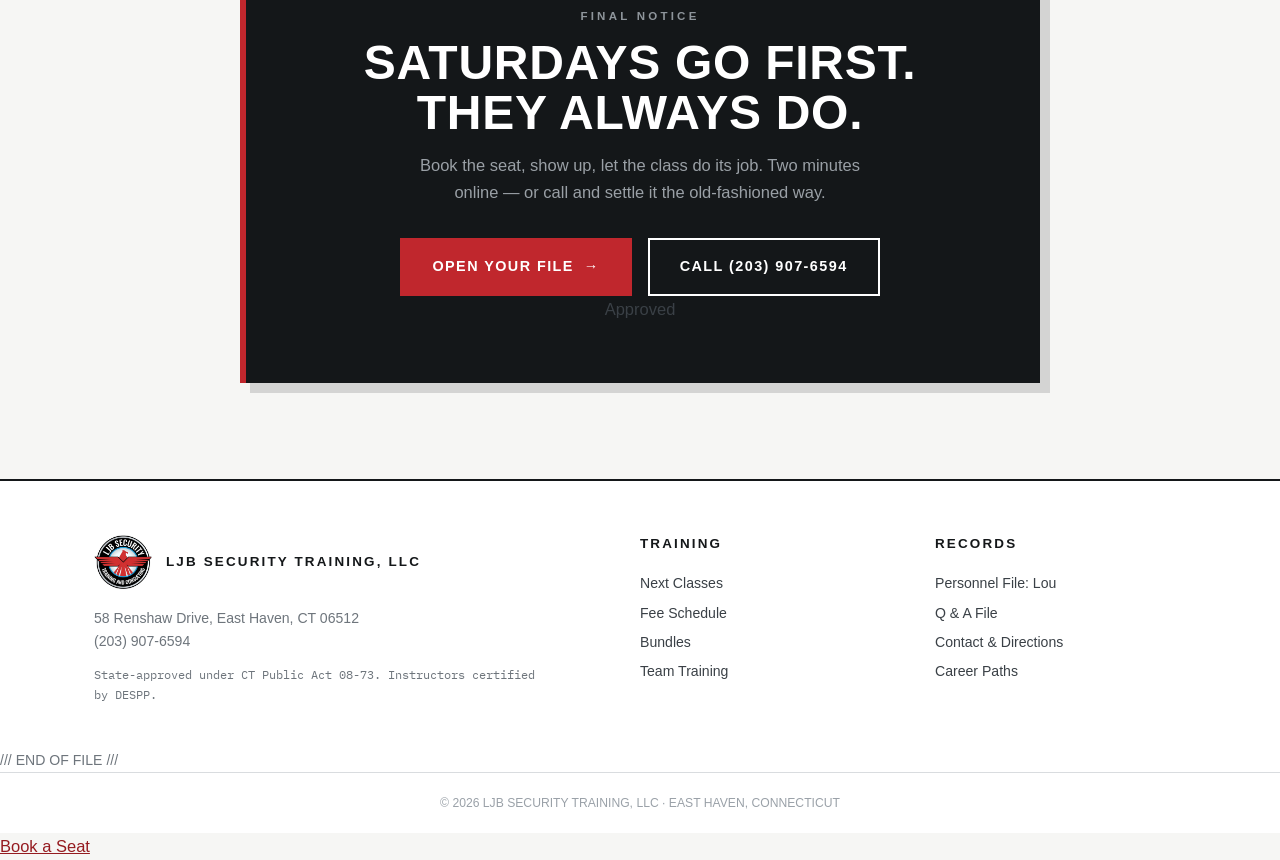
<file: training.html>
<!DOCTYPE html>
<html lang="en">
<head>
<meta charset="UTF-8">
<meta name="viewport" content="width=device-width, initial-scale=1.0">
<title>LJB Security Training — CT Guard Card in One Day</title>
<meta name="description" content="Connecticut's #1 security training school. 15,000+ officers trained. CT Guard Card in one day — paperwork handled. Next class enrolling now.">
<link rel="preconnect" href="https://fonts.googleapis.com">
<link href="https://fonts.googleapis.com/css2?family=Allerta+Stencil&family=IBM+Plex+Mono:wght@400;600;700&family=IBM+Plex+Sans:ital,wght@0,400;0,600;0,700;1,400&display=swap" rel="stylesheet">
<link rel="stylesheet" href="css/styles.css">
<script type="application/ld+json">
{"@context":"https://schema.org","@type":"EducationalOrganization","name":"LJB Security Training, LLC","description":"Connecticut state-approved security officer training school. CT Guard Card certification in one day.","url":"https://www.ljbsecuritytraining.com","telephone":"+1-203-907-6594","address":{"@type":"PostalAddress","streetAddress":"58 Renshaw Drive","addressLocality":"East Haven","addressRegion":"CT","postalCode":"06512","addressCountry":"US"},"areaServed":"Connecticut"}
</script>
</head>
<body>

<div class="tick" aria-hidden="true"><div class="track">
<span>*** INTAKE OPEN <i>///</i> NEXT CLASS: SAT JUL 25 <i>///</i> SEATS REMAINING: 03 <i>///</i> LOCATION: EAST HAVEN CT <i>///</i> STATUS: FILING SAME DAY ***</span>
<span>*** INTAKE OPEN <i>///</i> NEXT CLASS: SAT JUL 25 <i>///</i> SEATS REMAINING: 03 <i>///</i> LOCATION: EAST HAVEN CT <i>///</i> STATUS: FILING SAME DAY ***</span>
</div></div>

<nav>
  <div class="wrap navrow">
    <a class="logo" href="index.html">
      <img src="img/logo.png" alt="LJB Security Training and Consulting">
      <div><b>LJB Security</b><span>File Office · East Haven CT</span></div>
    </a>
    <button class="menu-btn" aria-expanded="false" aria-controls="navlinks" onclick="const n=document.getElementById('navlinks');const o=n.classList.toggle('open');this.setAttribute('aria-expanded',o)">Menu ≡</button>
    <div class="navlinks" id="navlinks">
      <a href="index.html#classes">Classes</a>
      <a href="training.html">Pricing</a>
      <a href="training.html#tracks">Teams</a>
      <a href="about.html">Lou</a>
      <a href="faq.html">FAQ</a>
      <a href="contact.html">Contact</a>
      <a href="index.html#classes" class="btn">Open Your File →</a>
    </div>
  </div>
</nav>

<header class="hero">
  <div class="wrap">
    <div class="herostamp stamp" aria-hidden="true">Approved in 1 day</div>
    <div class="herogrid">
      <div class="rv on">
        <div class="filemeta">
          <span>FILE: <b>CT-GUARD-CARD</b></span>
          <span>SUBJECT: <b>YOU</b></span>
          <span>STATUS: <b class="rd">PENDING → CERTIFIED</b></span>
        </div>
        <h1>Your file opens on a Saturday.<br>It closes <span class="underline">certified.</span></h1>
        <p class="lead">The 8-hour class Connecticut requires to work security — taught by Lou Bonito. 20 years in Corrections. 15,000 officers processed. 7 out of 10 Guard Cards in this state came through his room, paperwork checked and stamped before you leave.</p>
        <p class="louline">&ldquo;I&rsquo;ll show you where the jobs are and how to get them. <span>The rest is up to you.&rdquo; — LOU</span></p>
        <div class="herocta">
          <a class="btn" href="#classes">Open Your File <span class="arrow">&rarr;</span></a>
          <span class="callout">Or call. <b>(203) 907-6594.</b> Lou picks up.</span>
        </div>
      </div>

      <aside class="sheet rv on d1" id="classes">
        <div class="shead">
          <div>
            <h3>Class Roster — Intake</h3>
            <p>Form LJB-01 · CT Security Guard License · 8 HR</p>
          </div>
          <span class="stamp sm">3 seats left</span>
        </div>
        <div class="count" id="cd"></div>
        <div class="rrow"><div class="d"><b>Sat / Jul 25</b><span>0800–1700 · East Haven</span></div><span class="seats low">Almost full</span><a href="#">Book</a></div>
        <div class="rrow"><div class="d"><b>Wed / Jul 29</b><span>0800–1700 · East Haven</span></div><span class="seats">Open</span><a href="#">Book</a></div>
        <div class="rrow"><div class="d"><b>Sat / Aug 08</b><span>0800–1700 · East Haven</span></div><span class="seats">Open</span><a href="#">Book</a></div>
        <div class="rrow"><div class="d"><b>Private / 1-on-1</b><span>Your schedule · direct w/ Lou</span></div><span class="seats">By appt</span><a href="tel:2039076594">Call</a></div>
        <footer><a href="#">FULL CALENDAR &rarr;</a></footer>
      </aside>
    </div>
  </div>
</header>

<section class="statband">
  <div class="wrap statrow rv">
    <div class="stat"><b>15,000<i>+</i></b><span>Officers processed</span></div>
    <div class="stat"><b>7<i>/</i>10</b><span>CT cards from this room</span></div>
    <div class="stat"><b>1 <i>day</i></b><span>Class to certificate</span></div>
    <div class="stat"><b>2 <i>wks</i></b><span>Some grads on post</span></div>
  </div>
</section>

<section class="band" id="steps" style="padding-top:36px">
  <div class="wrap">
    <div class="sechead rv">
      <span class="eyebrow">Procedure · 3 items</span>
      <h2>The checklist is&nbsp;short.</h2>
      <p>Other careers want four years and your savings. This one wants a Saturday and a clean&nbsp;record.</p>
    </div>
    <div class="stepgrid rv">
      <div class="step"><span class="num">01</span><div><h3>Sit the class</h3><p>Eight hours with Lou. You walk out the same day with the folder: certificate, state forms signed, directions to DESPP, and the employer list Lou keeps himself.</p></div><span class="chk">✓</span></div>
      <div class="step"><span class="num">02</span><div><h3>File with the state</h3><p>Take the folder to Middletown, get printed, done. Lou checks your paperwork before you leave the room — no bounced applications, no second trips.</p></div><span class="chk">✓</span></div>
      <div class="step"><span class="num">03</span><div><h3>Go to work</h3><p>Companies hire straight out of this class — some grads are on a post inside two weeks. Hundreds of CT openings on the free job board, updated daily.</p></div><span class="chk">✓</span></div>
    </div>
  </div>
</section>

<section class="band" id="courses" style="padding-top:16px">
  <div class="wrap">
    <div class="sechead rv">
      <span class="eyebrow">Course inventory</span>
      <h2>The card gets you in.<br>The certs raise your&nbsp;rate.</h2>
      <p>Nothing in this inventory is decoration — every class exists because CT employers ask for it by name. <a href="training.html">Full fee schedule &rarr;</a></p>
    </div>
    <div class="coursecols">
      <div class="ccol featured rv">
        <header><h3>Required to Work</h3><p>Mandated · CT Public Act 08-73</p></header>
        <ul>
          <li><b>CT Guard Card (8-hr class)</b><span>1 day</span></li>
          <li><b>Fingerprinting for Students</b><span>$25</span></li>
        </ul>
        <span class="stamp sm">Start here</span>
      </div>
      <div class="ccol rv d1">
        <header><h3>Defensive Tactics</h3><p>Earn more per hour</p></header>
        <ul>
          <li><b>Handcuff Certification (PATH)</b></li>
          <li><b>Pepper Spray (OCAT)</b></li>
          <li><b>Baton Tactics</b></li>
          <li><b>MOAB — Aggressive Behavior</b></li>
          <li><b>CPR &amp; First Aid AED (AHA)</b></li>
        </ul>
      </div>
      <div class="ccol rv d2">
        <header><h3>Advancement</h3><p>Armed · leadership · specialist</p></header>
        <ul>
          <li><b>Blue Card — Armed Firearms</b></li>
          <li><b>CT Pistol Permit Course</b></li>
          <li><b>Manager / Supervisor</b></li>
          <li><b>Loss Prevention</b></li>
          <li><b>Active Shooter · De-Escalation</b></li>
        </ul>
      </div>
    </div>
  </div>
</section>

<section class="band dark" id="packages">
  <div class="wrap">
    <div class="sechead rv">
      <span class="eyebrow">Fee schedule · bundles</span>
      <h2>Buy smart. Train&nbsp;once.</h2>
    </div>
    <div class="pkgrid">
      <div class="pk rv">
        <h3>Triple Cert</h3>
        <div><span class="price">$330</span><span class="was">$450</span><span class="save">Save $120</span></div>
        <p>Handcuff, pepper spray, baton. The three certs every hiring manager asks about right after your Guard Card.</p>
        <a class="btn" href="training.html#bundles">Book the Triple</a>
      </div>
      <div class="pk best rv d1">
        <span class="best-tag">Most Filed</span>
        <h3>5-Class Pack</h3>
        <div><span class="price">$450</span><span class="was">$750</span><span class="save">Save $300</span></div>
        <p>Any five classes, your pick. Most grab the Guard Card, the Triple, and CPR — a full resume at $90 a class. The smart money.</p>
        <a class="btn" href="training.html#bundles">Run the Five <span class="arrow">&rarr;</span></a>
      </div>
      <div class="pk rv d2">
        <h3>Ultimate · 8 Classes</h3>
        <div><span class="price">$675</span><span class="was">$1,025</span><span class="save">Save $350</span></div>
        <p>The whole unarmed track, front to back. When two resumes hit the same desk, this one gets the call.</p>
        <a class="btn" href="training.html#bundles">Go Ultimate</a>
      </div>
    </div>
    <p class="bandnote">CREWS OF 5+ — <a href="tel:2039076594">CALL FOR GROUP RATES</a></p>
  </div>
</section>

<section class="band" id="grads">
  <div class="wrap">
    <div class="sechead rv">
      <span class="eyebrow">Evidence · filed</span>
      <h2>Exhibits A through&nbsp;C</h2>
      <p>Real messages Lou gets after class. Entered into the record as&nbsp;received.</p>
    </div>
    <div class="txtgrid">
      <div class="phone rv">
        <div class="from">Lynne · Manchester CT</div>
        <div class="bubble">&ldquo;I already got a job!! Allied called me, then offered a DCF position in Manchester at $20.80 an hour. Thanks for the training and helping with all my paperwork.&rdquo;</div>
        <div class="bubble me">That&rsquo;s what it&rsquo;s about. Go get &rsquo;em.</div>
        <div class="meta">FILED · JOB SECURED</div>
      </div>
      <div class="phone rv d1">
        <div class="from">Mike R. · Guard Card grad</div>
        <div class="bubble">&ldquo;Got hired within 2 weeks of getting the guard card from your class. I&rsquo;ll be back for the other certifications.&rdquo;</div>
        <div class="bubble me">Seat&rsquo;s waiting. Triple Cert next.</div>
        <div class="meta">FILED · HIRED IN 14 DAYS</div>
      </div>
      <div class="phone rv d2">
        <div class="from">James P. · Middletown CT</div>
        <div class="bubble">&ldquo;Just left Middletown with my license. Well thought out, informative class — you tell it like it is.&rdquo;</div>
        <div class="bubble me">Only way I know how. Congrats.</div>
        <div class="meta">FILED · LICENSE IN HAND</div>
      </div>
    </div>
  </div>
</section>

<section class="band" id="about" style="padding-top:16px">
  <div class="wrap aboutgrid">
    <div class="louframe rv">
      <span>[ Photo: Lou teaching ]</span>
      <img class="badgefloat" src="img/logo.png" alt="">
    </div>
    <div class="rv d1">
      <span class="eyebrow">Personnel record · Bonito, L.</span>
      <h2>The guy at the front of the&nbsp;room</h2>
      <p style="margin-top:16px">Twenty years in Connecticut Corrections — the hardest classroom there is. Over 100 certifications. Eleven years running the busiest guard school in the state. Plenty of places will stamp your certificate. Lou tells you which companies are hiring this week, checks your paperwork himself, and gives you his number in case you hit a snag. That&rsquo;s the difference, and it&rsquo;s the whole difference.</p>
      <div class="creds">
        <div><b>20 YRS</b>CT Dept. of Correction</div>
        <div><b>100+</b>Certifications held</div>
        <div><b>15K+</b>Graduates since 2012</div>
        <div><b>DESPP</b>State-approved instructor</div>
      </div>
    </div>
  </div>
</section>

<section class="final">
  <div class="wrap">
    <div class="finalglass rv">
      <span class="eyebrow">Final notice</span>
      <h2>Saturdays go first.<br>They always&nbsp;do.</h2>
      <p>Book the seat, show up, let the class do its job. Two minutes online — or call and settle it the old-fashioned&nbsp;way.</p>
      <div class="ctas">
        <a class="btn" href="#classes">Open Your File <span class="arrow">&rarr;</span></a>
        <a class="btn line" href="tel:2039076594">Call (203) 907-6594</a>
      </div>
      <span class="stamp bigstamp" aria-hidden="true">Approved</span>
    </div>
  </div>
</section>

<footer class="site">
  <div class="wrap fgrid">
    <div>
      <div class="flogo">
        <img src="img/logo.png" alt="LJB Security Training and Consulting badge">
        <h4 style="margin:0">LJB Security Training, LLC</h4>
      </div>
      <p>58 Renshaw Drive, East Haven, CT 06512<br>(203) 907-6594</p>
      <p style="margin-top:10px;font-size:.78rem;font-family:'IBM Plex Mono',monospace">State-approved under CT Public Act 08-73. Instructors certified by DESPP.</p>
    </div>
    <div>
      <h4>Training</h4>
      <a href="index.html#classes">Next Classes</a>
      <a href="training.html">Fee Schedule</a>
      <a href="training.html#bundles">Bundles</a>
      <a href="training.html#tracks">Team Training</a>
    </div>
    <div>
      <h4>Records</h4>
      <a href="about.html">Personnel File: Lou</a>
      <a href="faq.html">Q &amp; A File</a>
      <a href="contact.html">Contact &amp; Directions</a>
      <a href="training.html#paths">Career Paths</a>
    </div>
  </div>
  <div class="bigmark">/// END OF FILE ///</div>
  <div class="copyright"><div class="wrap">© 2026 LJB SECURITY TRAINING, LLC · EAST HAVEN, CONNECTICUT</div></div>
</footer>

<a class="stickybook" href="#classes">Book a Seat</a>

<script>
const io=new IntersectionObserver(es=>{es.forEach(e=>{if(e.isIntersecting){e.target.classList.add('on');io.unobserve(e.target)}})},{threshold:.1});
document.querySelectorAll('.rv').forEach(el=>io.observe(el));
const cd=document.getElementById('cd');
if(cd){
  const target=new Date('2026-07-25T08:00:00-04:00').getTime();
  const f=n=>String(Math.max(0,n)).padStart(2,'0');
  const tick=()=>{
    let s=Math.max(0,Math.floor((target-Date.now())/1000));
    const d=Math.floor(s/86400);s%=86400;
    const h=Math.floor(s/3600);s%=3600;
    const m=Math.floor(s/60);const sec=s%60;
    cd.innerHTML=`<div><b>${f(d)}</b><span>Days</span></div><div><b>${f(h)}</b><span>Hrs</span></div><div><b>${f(m)}</b><span>Min</span></div><div><b>${f(sec)}</b><span>Sec</span></div>`;
  };
  tick();setInterval(tick,1000);
}
</script>
</body>
</html>
</file>
<file: css/styles.css>
:root{
  --ink:#141719;
  --body:#3A4046;
  --red:#C0272D;
  --red-deep:#951B20;
  --silver:#E4E7EA;
  --gray:#6E757C;
  --paper:#F6F6F4;
  --card:#FFFFFF;
  --line:#D9DCDF;
  --rule:#141719;
}
*{margin:0;padding:0;box-sizing:border-box}
html{scroll-behavior:smooth}
body{font-family:'Public Sans',sans-serif;background:var(--paper);color:var(--body);line-height:1.65;font-size:16.5px;overflow-x:hidden}
h1,h2,h3{font-family:'Oswald',sans-serif;color:var(--ink);text-transform:uppercase;letter-spacing:.015em;line-height:1.04;text-wrap:balance}
p{text-wrap:pretty}
a{color:var(--red-deep)}
::selection{background:var(--red);color:#fff}
.wrap{max-width:1140px;margin:0 auto;padding:0 24px;position:relative;z-index:2}
.eyebrow{font-family:'Oswald',sans-serif;font-size:.72rem;font-weight:600;letter-spacing:.28em;text-transform:uppercase;color:var(--gray);display:block;margin-bottom:12px}
section h2{font-size:clamp(1.9rem,4vw,3rem);font-weight:600}

/* faint wing watermark — one, quiet */
.atmosphere{position:fixed;inset:0;z-index:0;pointer-events:none}
.wing{position:absolute;fill:#141719}
.wing.far{width:1200px;top:10%;right:-24%;opacity:.022}
.wing.mid,.wing.near{display:none}
.wing.red{fill:var(--red)}

/* top strip */
.strip{position:relative;z-index:5;background:var(--ink);color:#B9BEC3;font-size:.82rem;padding:9px 0;text-align:center;letter-spacing:.01em}
.strip strong{color:#fff}
.strip a{color:#fff;font-weight:700;text-decoration:underline;text-underline-offset:3px}
.strip .dot{color:var(--red);margin:0 12px}

/* nav */
nav{position:sticky;top:0;z-index:60;background:rgba(246,246,244,.95);backdrop-filter:blur(8px);-webkit-backdrop-filter:blur(8px);border-bottom:2px solid var(--ink)}
.navrow{display:flex;align-items:center;justify-content:space-between;padding:12px 0}
.logo{display:flex;align-items:center;gap:14px;text-decoration:none}
.logo img{width:52px;height:52px;border-radius:50%}
.logo b{font-family:'Oswald',sans-serif;font-size:1.12rem;color:var(--ink);text-transform:uppercase;letter-spacing:.05em;line-height:1.05;display:block}
.logo span{font-size:.63rem;letter-spacing:.22em;text-transform:uppercase;color:var(--gray)}
.navlinks{display:flex;gap:28px;align-items:center}
.navlinks a{text-decoration:none;font-family:'Oswald',sans-serif;font-weight:500;font-size:.85rem;letter-spacing:.08em;text-transform:uppercase;color:var(--ink);border-bottom:2px solid transparent;padding:4px 0}
.navlinks a:hover{border-bottom-color:var(--red)}

/* buttons — square, flat, confident */
.btn{display:inline-flex;align-items:center;gap:10px;background:var(--red);color:#fff;font-family:'Oswald',sans-serif;font-weight:600;text-transform:uppercase;letter-spacing:.1em;font-size:.9rem;padding:15px 30px;text-decoration:none;border:2px solid var(--red);border-radius:0;cursor:pointer;transition:background .15s,border-color .15s}
.btn:hover{background:var(--red-deep);border-color:var(--red-deep);color:#fff}
.btn.line{background:transparent;color:var(--ink);border:2px solid var(--ink)}
.btn.line:hover{background:var(--ink);color:#fff}
.btn .arrow{transition:transform .18s}
.btn:hover .arrow{transform:translateX(4px)}

/* hero */
.hero{position:relative;z-index:2;padding:80px 0 84px;border-bottom:1px solid var(--line)}
.herogrid{display:grid;grid-template-columns:1.22fr .92fr;gap:64px;align-items:center}
.hero h1{font-size:clamp(2.7rem,6vw,4.6rem);font-weight:700;margin:6px 0 20px}
.hero h1 em{font-style:normal;color:var(--red)}
.hero p.lead{font-size:1.16rem;color:var(--body);max-width:50ch;margin-bottom:14px}
.hero p.louline{font-size:1.05rem;color:var(--ink);font-weight:600;max-width:50ch;margin-bottom:30px}
.hero p.louline span{color:var(--gray);font-weight:400}
.herocta{display:flex;gap:16px;flex-wrap:wrap;align-items:center}
.callout{font-size:.86rem;color:var(--gray)}
.callout b{color:var(--ink)}
.trustline{margin-top:44px;border-top:2px solid var(--ink);display:flex;flex-wrap:wrap}
.chip{background:none;border:none;border-right:1px solid var(--line);border-radius:0;padding:16px 26px 0 0;margin-right:26px;box-shadow:none}
.chip:last-child{border-right:none}
.chip b{display:block;font-family:'Oswald',sans-serif;font-size:1.7rem;color:var(--ink);line-height:1.1;font-weight:600}
.chip b i{font-style:normal;color:var(--red)}
.chip span{font-size:.68rem;letter-spacing:.16em;text-transform:uppercase;color:var(--gray)}

/* roster — the object on the page */
.roster{position:relative;background:var(--card);border:1px solid var(--line);border-radius:0;box-shadow:8px 8px 0 rgba(20,23,25,.08)}
.roster::before{display:none}
.roster header{padding:0;border-bottom:none;display:block}
.roster header>div{background:var(--ink);color:#fff;padding:18px 24px 14px}
.roster header h3{font-size:1.05rem;letter-spacing:.14em;color:#fff}
.roster header p{font-size:.76rem;color:#9AA0A6}
.live{display:none}
.rrow{display:flex;justify-content:space-between;align-items:center;padding:16px 24px;border-bottom:1px solid var(--line);gap:12px}
.rrow:last-of-type{border-bottom:none}
.rrow .d b{display:block;font-family:'Oswald',sans-serif;color:var(--ink);font-size:1rem;text-transform:uppercase;letter-spacing:.04em}
.rrow .d span{font-size:.78rem;color:var(--gray)}
.seats{font-family:'Oswald',sans-serif;font-size:.68rem;font-weight:600;letter-spacing:.12em;text-transform:uppercase;padding:4px 10px;border-radius:0;background:none;color:var(--gray);border:1px solid var(--line);white-space:nowrap}
.seats.low{background:var(--red);color:#fff;border-color:var(--red)}
.rrow>a{font-family:'Oswald',sans-serif;font-size:.78rem;font-weight:600;letter-spacing:.1em;text-transform:uppercase;text-decoration:none;color:#fff;background:var(--ink);border:none;border-radius:0;padding:9px 16px;transition:background .2s;white-space:nowrap}
.rrow>a:hover{background:var(--red)}
.roster footer{padding:14px 24px;border-top:1px solid var(--line);text-align:center}
.roster footer a{font-size:.84rem;font-weight:600}

/* section shells */
.band{position:relative;z-index:2;padding:92px 0}
.band.dark{background:var(--ink);color:var(--silver)}
.band.dark h2{color:#fff}
.band.dark .sechead p{color:#9AA0A6}
.band.dark .eyebrow{color:#8E959B}
.sechead{max-width:680px;margin-bottom:48px}
.sechead.center{margin-left:auto;margin-right:auto;text-align:center}
.sechead p{margin-top:14px;color:var(--gray);font-size:1.02rem}

/* the Lou pull-quote band */
.pullband{position:relative;z-index:2;background:var(--card);border-top:1px solid var(--line);border-bottom:1px solid var(--line);padding:72px 0}
.pull{max-width:880px;margin:0 auto;text-align:center}
.pull blockquote{font-family:'Oswald',sans-serif;font-size:clamp(1.5rem,3.4vw,2.4rem);font-weight:500;line-height:1.25;color:var(--ink);text-transform:uppercase;letter-spacing:.01em;text-wrap:balance}
.pull blockquote em{font-style:normal;color:var(--red)}
.pull cite{display:block;margin-top:20px;font-style:normal;font-size:.8rem;letter-spacing:.22em;text-transform:uppercase;color:var(--gray)}

/* steps */
.stepgrid{display:grid;grid-template-columns:repeat(3,1fr);gap:0;border:1px solid var(--line);background:var(--card);box-shadow:8px 8px 0 rgba(20,23,25,.06)}
.step{background:none;border:none;border-right:1px solid var(--line);border-radius:0;padding:34px 30px;box-shadow:none;position:relative;backdrop-filter:none;-webkit-backdrop-filter:none;transition:none}
.step:hover{transform:none;box-shadow:none}
.step:last-child{border-right:none}
.step .num{position:static;display:block;font-family:'Oswald',sans-serif;font-size:2.6rem;font-weight:700;color:var(--red);-webkit-text-stroke:0;line-height:1;margin-bottom:14px}
.step .tag{display:none}
.step h3{font-size:1.2rem;margin-bottom:10px}
.step p{font-size:.94rem}

/* courses */
.coursecols{display:grid;grid-template-columns:repeat(3,1fr);gap:26px}
.ccol{background:var(--card);border:1px solid var(--line);border-top:4px solid var(--ink);border-radius:0;overflow:hidden;box-shadow:6px 6px 0 rgba(20,23,25,.05);backdrop-filter:none;-webkit-backdrop-filter:none}
.ccol header{padding:18px 22px 14px;border-bottom:2px solid var(--ink);background:none}
.ccol header h3{font-size:1.02rem;letter-spacing:.1em;color:var(--ink)}
.ccol header p{font-size:.76rem;color:var(--gray);margin-top:2px}
.ccol ul{list-style:none;padding:4px 0}
.ccol li{padding:12px 22px;border-bottom:1px solid var(--line);font-size:.92rem;display:flex;justify-content:space-between;gap:10px}
.ccol li:last-child{border-bottom:none}
.ccol li b{font-weight:600;color:var(--ink)}
.ccol li span{color:var(--gray);font-size:.84rem;white-space:nowrap}
.ccol.featured{border-top-color:var(--red);box-shadow:6px 6px 0 rgba(192,39,45,.12)}
.ccol.featured header{border-bottom-color:var(--red)}
.ccol.featured header h3{color:var(--red-deep)}

/* packages — dark band */
.pkgrid{display:grid;grid-template-columns:repeat(3,1fr);gap:26px;align-items:stretch}
.pk{position:relative;background:#1D2124;border:1px solid #33383C;border-radius:0;padding:32px 30px;display:flex;flex-direction:column;backdrop-filter:none;-webkit-backdrop-filter:none;transition:border-color .2s}
.pk:hover{transform:none;border-color:#565C61}
.pk h3{color:#fff;font-size:1.12rem;margin-bottom:8px}
.pk .price{font-family:'Oswald',sans-serif;font-size:2.9rem;color:#fff;font-weight:700;line-height:1}
.pk .was{font-size:.88rem;color:#7A8187;text-decoration:line-through;margin-left:10px}
.pk .save{display:inline-block;margin-left:10px;font-family:'Oswald',sans-serif;font-size:.7rem;font-weight:600;letter-spacing:.12em;color:var(--paper);background:var(--red);padding:3px 9px;text-transform:uppercase}
.pk p{font-size:.92rem;color:#AEB4BA;margin:14px 0 24px;flex:1}
.pk .btn{justify-content:center}
.pk .btn.line{color:#fff;border-color:#fff}
.pk .btn.line:hover{background:#fff;color:var(--ink)}
.pk.best{border:2px solid var(--red);background:#22272A}
.pk.best .price{color:#FF5A5F}
.pk .best-tag{position:absolute;top:-13px;left:28px;transform:none;background:var(--red);color:#fff;font-family:'Oswald',sans-serif;font-size:.66rem;letter-spacing:.22em;text-transform:uppercase;font-weight:600;padding:5px 14px;border-radius:0;border:none;white-space:nowrap}
.pk .inc{list-style:none;margin:0 0 22px;flex:1}
.pk .inc li{padding:8px 0;font-size:.9rem;color:#AEB4BA;position:relative;border-bottom:1px solid #2C3134}
.pk .inc li:last-child{border-bottom:none}
.pk .inc li::before{display:none}
.pk .inc b{color:#fff;font-weight:600}
.bandnote{text-align:center;margin-top:30px;font-size:.88rem;color:#8E959B}
.bandnote a{color:#fff}
.newtag{display:inline-block;font-family:'Oswald',sans-serif;font-size:.6rem;font-weight:600;letter-spacing:.18em;text-transform:uppercase;color:var(--ink);background:var(--silver);border-radius:0;padding:3px 8px;margin-left:10px;vertical-align:middle}

/* about */
.aboutgrid{display:grid;grid-template-columns:1fr 1.15fr;gap:64px;align-items:center}
.louframe{position:relative;border-radius:0;background:#EBEDEF;border:1px solid var(--line);aspect-ratio:4/5;display:flex;align-items:center;justify-content:center;box-shadow:10px 10px 0 rgba(20,23,25,.08);overflow:visible}
.louframe::before,.louframe::after{display:none}
.louframe span{font-family:'Oswald',sans-serif;color:#9AA1A8;text-transform:uppercase;letter-spacing:.16em;font-size:.8rem}
.louframe img.ph{position:absolute;inset:0;width:100%;height:100%;object-fit:cover}
.badgefloat{position:absolute;bottom:-24px;right:-24px;width:132px;height:132px;border-radius:50%;box-shadow:0 10px 26px rgba(20,23,25,.3);background:#fff;animation:none}
.creds{margin-top:26px;display:grid;grid-template-columns:1fr 1fr;gap:0;border:1px solid var(--line);background:var(--card)}
.creds div{background:none;border:none;border-right:1px solid var(--line);border-bottom:1px solid var(--line);border-left:none;border-radius:0;padding:16px 18px;font-size:.86rem;color:var(--gray);box-shadow:none;backdrop-filter:none;-webkit-backdrop-filter:none}
.creds div:nth-child(2n){border-right:none}
.creds div:nth-child(n+3){border-bottom:none}
.creds div b{display:block;color:var(--ink);font-family:'Oswald',sans-serif;text-transform:uppercase;letter-spacing:.04em;font-size:1rem}

/* quotes — letters, not review cards */
.qgrid{display:grid;grid-template-columns:repeat(3,1fr);gap:26px}
.q{position:relative;background:var(--card);border:1px solid var(--line);border-left:4px solid var(--ink);border-radius:0;padding:28px;font-size:.96rem;box-shadow:none;backdrop-filter:none;-webkit-backdrop-filter:none}
.q::before{display:none}
.q p{font-style:italic;color:var(--body);padding-top:0}
.q footer{margin-top:16px;font-size:.8rem;font-weight:700;letter-spacing:.08em;text-transform:uppercase;color:var(--ink)}
.q footer span{display:inline;font-weight:400;color:var(--gray);text-transform:none;letter-spacing:0}
.q footer span::before{content:" — "}
.stars{display:none}

/* final */
.final{position:relative;z-index:2;padding:96px 0;text-align:center}
.finalglass{position:relative;max-width:800px;margin:0 auto;background:var(--ink);border-radius:0;padding:60px 44px;box-shadow:10px 10px 0 rgba(20,23,25,.15);overflow:hidden}
.finalglass::before{content:"";position:absolute;left:0;top:0;bottom:0;width:6px;background:var(--red)}
.finalglass .eyebrow{color:#8E959B}
.finalglass h2{color:#fff;font-size:clamp(1.9rem,4.2vw,3rem);position:relative}
.finalglass p{color:#9AA0A6;margin:14px auto 32px;max-width:52ch;position:relative}
.final .ctas{display:flex;gap:16px;justify-content:center;flex-wrap:wrap;position:relative}
.final .btn.line{color:#fff;border-color:#fff}
.final .btn.line:hover{background:#fff;color:var(--ink)}

/* footer */
footer.site{position:relative;z-index:2;border-top:2px solid var(--ink);background:var(--card);padding:52px 0 0;font-size:.88rem;color:var(--gray)}
.fgrid{display:grid;grid-template-columns:2fr 1fr 1fr;gap:44px;padding-bottom:44px}
footer.site h4{font-family:'Oswald',sans-serif;color:var(--ink);text-transform:uppercase;font-size:.84rem;letter-spacing:.16em;margin-bottom:14px}
footer.site a{color:var(--body);text-decoration:none;display:block;padding:3px 0}
footer.site a:hover{color:var(--red)}
.flogo{display:flex;align-items:center;gap:14px;margin-bottom:16px}
.flogo img{width:58px;height:58px;border-radius:50%}
.copyright{border-top:1px solid var(--line);padding:20px 0;font-size:.76rem;text-align:center;color:#9AA1A8}

/* reveal */
.rv{opacity:0;transform:translateY(18px);transition:opacity .55s ease,transform .55s ease}
.rv.on{opacity:1;transform:none}
.rv.d1{transition-delay:.07s}.rv.d2{transition-delay:.14s}

/* interior pages */
.pagehero{position:relative;z-index:2;padding:64px 0 52px;border-bottom:1px solid var(--line)}
.pagehero h1{font-size:clamp(2.1rem,4.8vw,3.5rem);font-weight:700;margin:6px 0 14px}
.pagehero p{max-width:62ch;color:var(--body);font-size:1.05rem}
.subnav{position:relative;z-index:2;margin-top:26px;display:flex;flex-wrap:wrap;gap:0;border:1px solid var(--ink)}
.subnav a{font-family:'Oswald',sans-serif;font-size:.78rem;font-weight:600;letter-spacing:.1em;text-transform:uppercase;text-decoration:none;color:var(--ink);background:none;border:none;border-right:1px solid var(--ink);border-radius:0;padding:10px 18px;backdrop-filter:none;-webkit-backdrop-filter:none;transition:all .15s}
.subnav a:last-child{border-right:none}
.subnav a:hover{background:var(--ink);color:#fff}

/* pricing table */
.pricewrap{background:var(--card);border:1px solid var(--line);border-top:4px solid var(--ink);border-radius:0;overflow:hidden;box-shadow:8px 8px 0 rgba(20,23,25,.06);backdrop-filter:none;-webkit-backdrop-filter:none}
table.prices{width:100%;border-collapse:collapse;font-size:.93rem}
table.prices th{font-family:'Oswald',sans-serif;text-transform:uppercase;letter-spacing:.14em;font-size:.72rem;font-weight:600;color:#fff;text-align:left;padding:13px 22px;background:var(--ink)}
table.prices td{padding:14px 22px;border-bottom:1px solid var(--line);vertical-align:top}
table.prices tr:last-child td{border-bottom:none}
table.prices b{color:var(--ink);font-weight:600}
table.prices .cat{font-family:'Oswald',sans-serif;font-size:.74rem;font-weight:600;letter-spacing:.18em;text-transform:uppercase;color:var(--red);padding-top:24px;border-bottom:2px solid var(--ink)}
table.prices .price{font-family:'Oswald',sans-serif;color:var(--ink);font-weight:600;white-space:nowrap}
table.prices small{color:var(--gray)}
.tablenote{font-size:.82rem;color:var(--gray);margin-top:12px}

/* career path */
.pathflow{display:grid;grid-template-columns:repeat(5,1fr);gap:0;counter-reset:path;border:1px solid var(--line);background:var(--card);box-shadow:8px 8px 0 rgba(20,23,25,.06)}
.pnode{position:relative;padding:28px 22px;border-left:1px solid var(--line);border-top:none}
.pnode:first-child{border-left:none}
.pnode::before{counter-increment:path;content:"0" counter(path);font-family:'Oswald',sans-serif;font-weight:700;font-size:1.5rem;color:var(--silver);background:none;border-radius:0;padding:0;display:block;margin-bottom:10px;line-height:1}
.pnode.hot::before{color:var(--red)}
.pnode h3{font-size:1rem;margin-bottom:8px}
.pnode p{font-size:.84rem;color:var(--gray)}
.pnode .pay{display:inline-block;margin-top:10px;font-family:'Oswald',sans-serif;font-size:.72rem;letter-spacing:.1em;text-transform:uppercase;color:var(--ink);background:none;border:none;border-top:2px solid var(--red);border-radius:0;padding:6px 0 0}

/* audience tracks */
.trackgrid{display:grid;grid-template-columns:repeat(2,1fr);gap:26px}
.track{position:relative;background:var(--card);border:1px solid var(--line);border-top:4px solid var(--ink);border-radius:0;padding:32px 30px;box-shadow:6px 6px 0 rgba(20,23,25,.05);transition:none;backdrop-filter:none;-webkit-backdrop-filter:none}
.track:hover{transform:none;box-shadow:6px 6px 0 rgba(20,23,25,.05)}
.track .who{display:block;font-family:'Oswald',sans-serif;font-size:.7rem;font-weight:600;letter-spacing:.24em;text-transform:uppercase;color:var(--red-deep);background:none;border:none;border-radius:0;padding:0;margin-bottom:12px}
.track h3{font-size:1.3rem;margin-bottom:10px}
.track>p{font-size:.94rem;margin-bottom:18px}
.track ul{list-style:none;margin-bottom:22px;border-top:1px solid var(--line)}
.track li{padding:10px 0;border-bottom:1px solid var(--line);font-size:.9rem;position:static}
.track li::before{display:none}
.track li b{color:var(--ink);font-weight:600}
.track li span{display:block;font-size:.8rem;color:var(--gray)}
.track .btn{width:100%;justify-content:center}
.track.wide{grid-column:1/-1}

/* FAQ */
.faqlist{max-width:840px;margin:0 auto}
.faq{background:var(--card);border:1px solid var(--line);border-radius:0;margin-bottom:-1px;box-shadow:none;overflow:hidden;backdrop-filter:none;-webkit-backdrop-filter:none}
.faq summary{list-style:none;cursor:pointer;padding:20px 54px 20px 24px;font-family:'Oswald',sans-serif;font-size:1.05rem;font-weight:600;text-transform:uppercase;letter-spacing:.03em;color:var(--ink);position:relative;text-wrap:balance}
.faq summary::-webkit-details-marker{display:none}
.faq summary::after{content:"+";position:absolute;right:22px;top:50%;transform:translateY(-50%);font-size:1.5rem;font-weight:400;color:var(--red);transition:transform .2s}
.faq[open] summary::after{transform:translateY(-50%) rotate(45deg)}
.faq[open] summary{border-bottom:1px solid var(--line);background:var(--paper)}
.faq .a{padding:18px 24px 22px;font-size:.95rem}
.faq .a p+p{margin-top:10px}
.faq .a b{color:var(--ink)}
.faqnote{max-width:840px;margin:26px auto 0;font-size:.82rem;color:var(--gray);text-align:center}

/* contact */
.contactgrid{display:grid;grid-template-columns:1fr 1.2fr;gap:34px;align-items:start}
.ccard{background:var(--card);border:1px solid var(--line);border-top:4px solid var(--ink);border-radius:0;padding:30px;box-shadow:6px 6px 0 rgba(20,23,25,.05);backdrop-filter:none;-webkit-backdrop-filter:none}
.ccard h3{font-size:1.05rem;margin-bottom:14px}
.crow{display:block;padding:13px 0;border-bottom:1px solid var(--line);font-size:.94rem}
.crow:last-child{border-bottom:none}
.crow .ic{display:none}
.crow b{display:block;color:var(--ink);font-family:'Oswald',sans-serif;text-transform:uppercase;font-size:.78rem;letter-spacing:.14em;margin-bottom:2px}
.mapframe{border:1px solid var(--line);border-radius:0;overflow:hidden;box-shadow:6px 6px 0 rgba(20,23,25,.05)}
.mapframe iframe{display:block;width:100%;height:420px;border:0;filter:grayscale(.5)}
.cform label{display:block;font-family:'Oswald',sans-serif;font-size:.72rem;font-weight:600;letter-spacing:.16em;text-transform:uppercase;color:var(--gray);margin:16px 0 6px}
.cform input,.cform select,.cform textarea{width:100%;padding:12px 14px;border:1px solid var(--ink);border-radius:0;background:#fff;font-family:'Public Sans',sans-serif;font-size:.95rem;color:var(--ink)}
.cform input:focus,.cform select:focus,.cform textarea:focus{outline:2px solid var(--red);outline-offset:1px}
.cform .btn{margin-top:20px;width:100%;justify-content:center}

/* about timeline */
.timeline{max-width:820px;margin:0 auto;border-left:2px solid var(--ink);padding-left:34px}
.tl{position:relative;padding-bottom:34px}
.tl:last-child{padding-bottom:0}
.tl::before{content:"";position:absolute;left:-41px;top:6px;width:12px;height:12px;border-radius:0;background:var(--red);border:none}
.tl .when{font-family:'Oswald',sans-serif;font-size:.74rem;font-weight:600;letter-spacing:.2em;text-transform:uppercase;color:var(--red)}
.tl h3{font-size:1.15rem;margin:4px 0 6px}
.tl p{font-size:.94rem}

/* mobile menu */
.menu-btn{display:none;background:var(--ink);color:#fff;border:none;border-radius:0;padding:10px 14px;cursor:pointer;font-family:'Oswald',sans-serif;font-size:.78rem;font-weight:600;letter-spacing:.12em;text-transform:uppercase}
@media(max-width:940px){
  .menu-btn{display:inline-flex;align-items:center;gap:8px}
  .navlinks{display:none;position:absolute;top:100%;left:0;right:0;flex-direction:column;align-items:stretch;gap:0;background:var(--paper);border-bottom:2px solid var(--ink);box-shadow:0 20px 40px rgba(20,23,25,.12);padding:8px 24px 20px}
  .navlinks.open{display:flex}
  .navlinks a{padding:13px 0;border-bottom:1px solid var(--line);font-size:1rem}
  .navlinks .btn{margin-top:14px;justify-content:center;border-bottom:2px solid var(--red)}
  .herogrid,.aboutgrid{grid-template-columns:1fr}
  .stepgrid{grid-template-columns:1fr}
  .step{border-right:none;border-bottom:1px solid var(--line)}
  .step:last-child{border-bottom:none}
  .coursecols,.pkgrid,.qgrid{grid-template-columns:1fr}
  .fgrid{grid-template-columns:1fr}
  .hero{padding:56px 0 64px}
  .badgefloat{width:100px;height:100px;bottom:-16px;right:-8px}
  .pathflow{grid-template-columns:1fr}
  .pnode{border-left:none;border-top:1px solid var(--line)}
  .pnode:first-child{border-top:none}
  .trackgrid,.contactgrid{grid-template-columns:1fr}
  .pricewrap{overflow-x:auto}
  table.prices{min-width:560px}
  .chip{border-right:none;padding-right:0}
}
@media(prefers-reduced-motion:reduce){
  html{scroll-behavior:auto}
  .rv{opacity:1;transform:none;transition:none}
}
</file>
